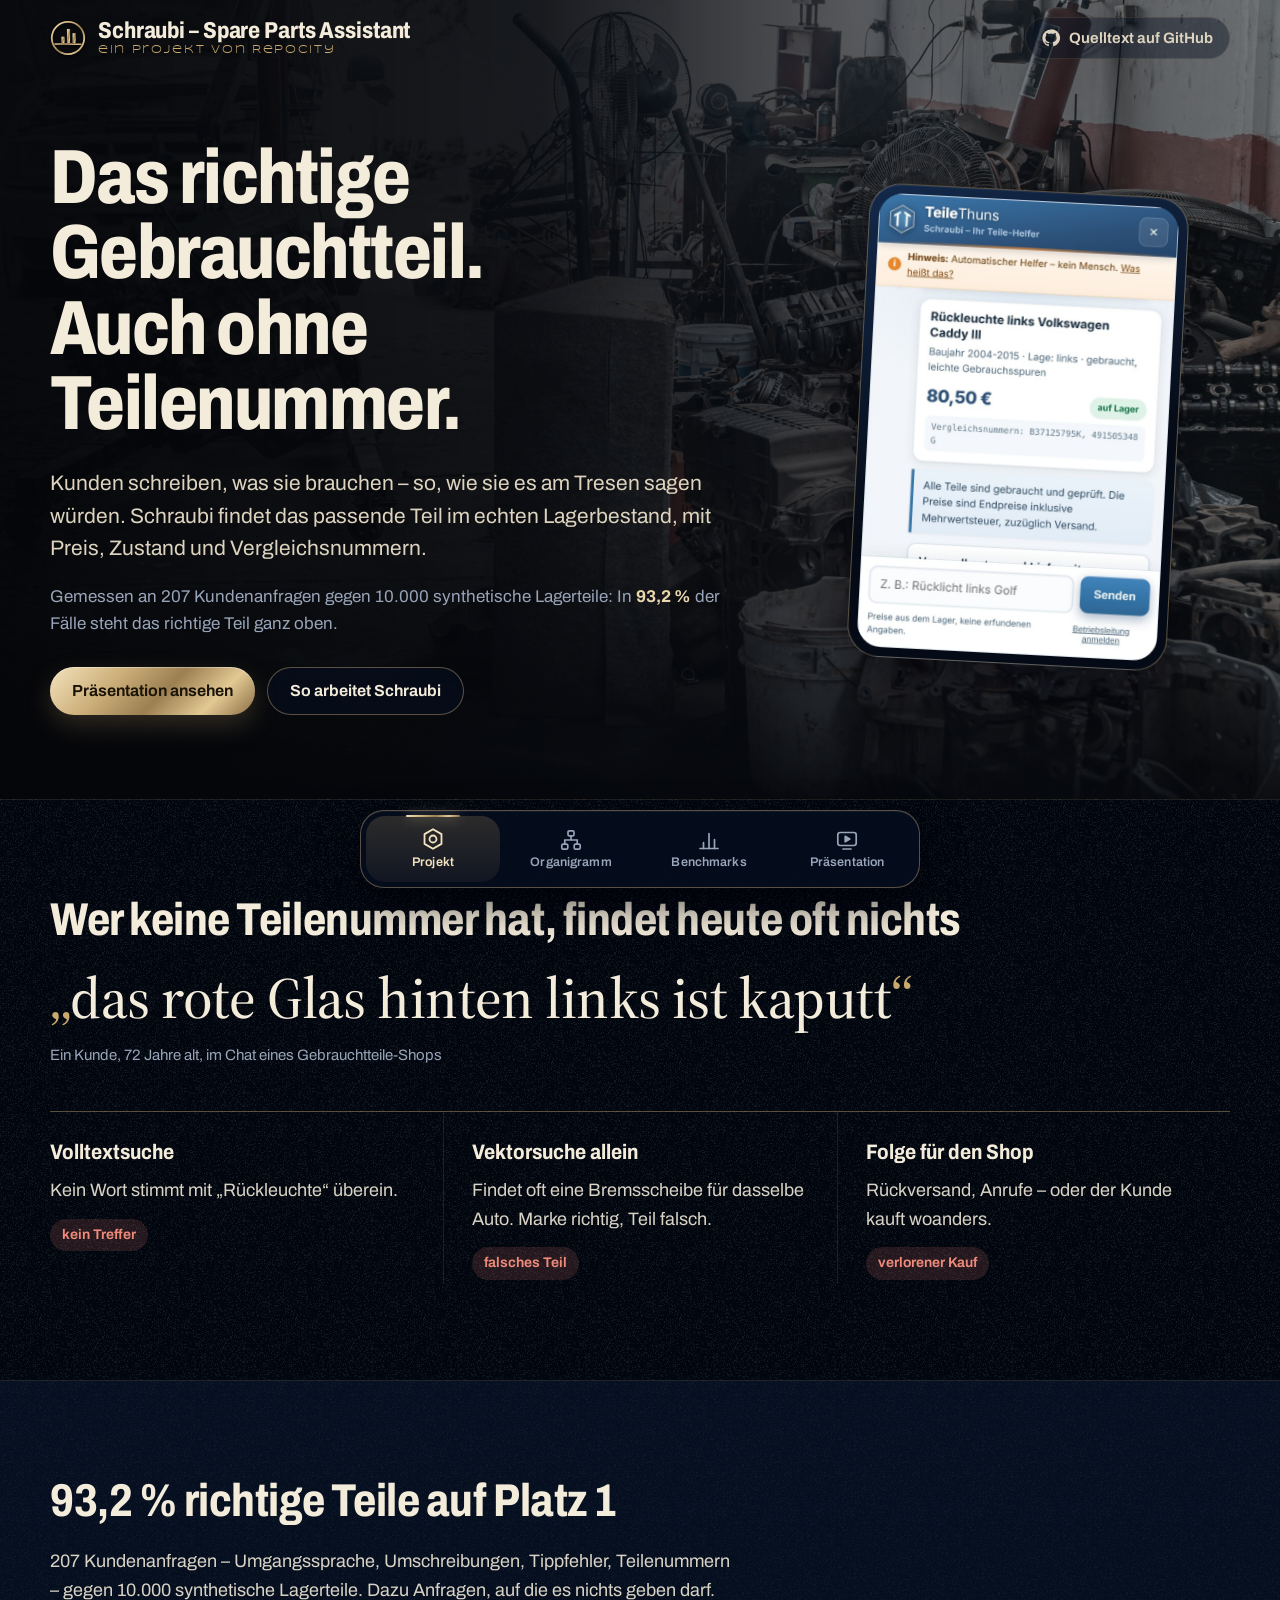
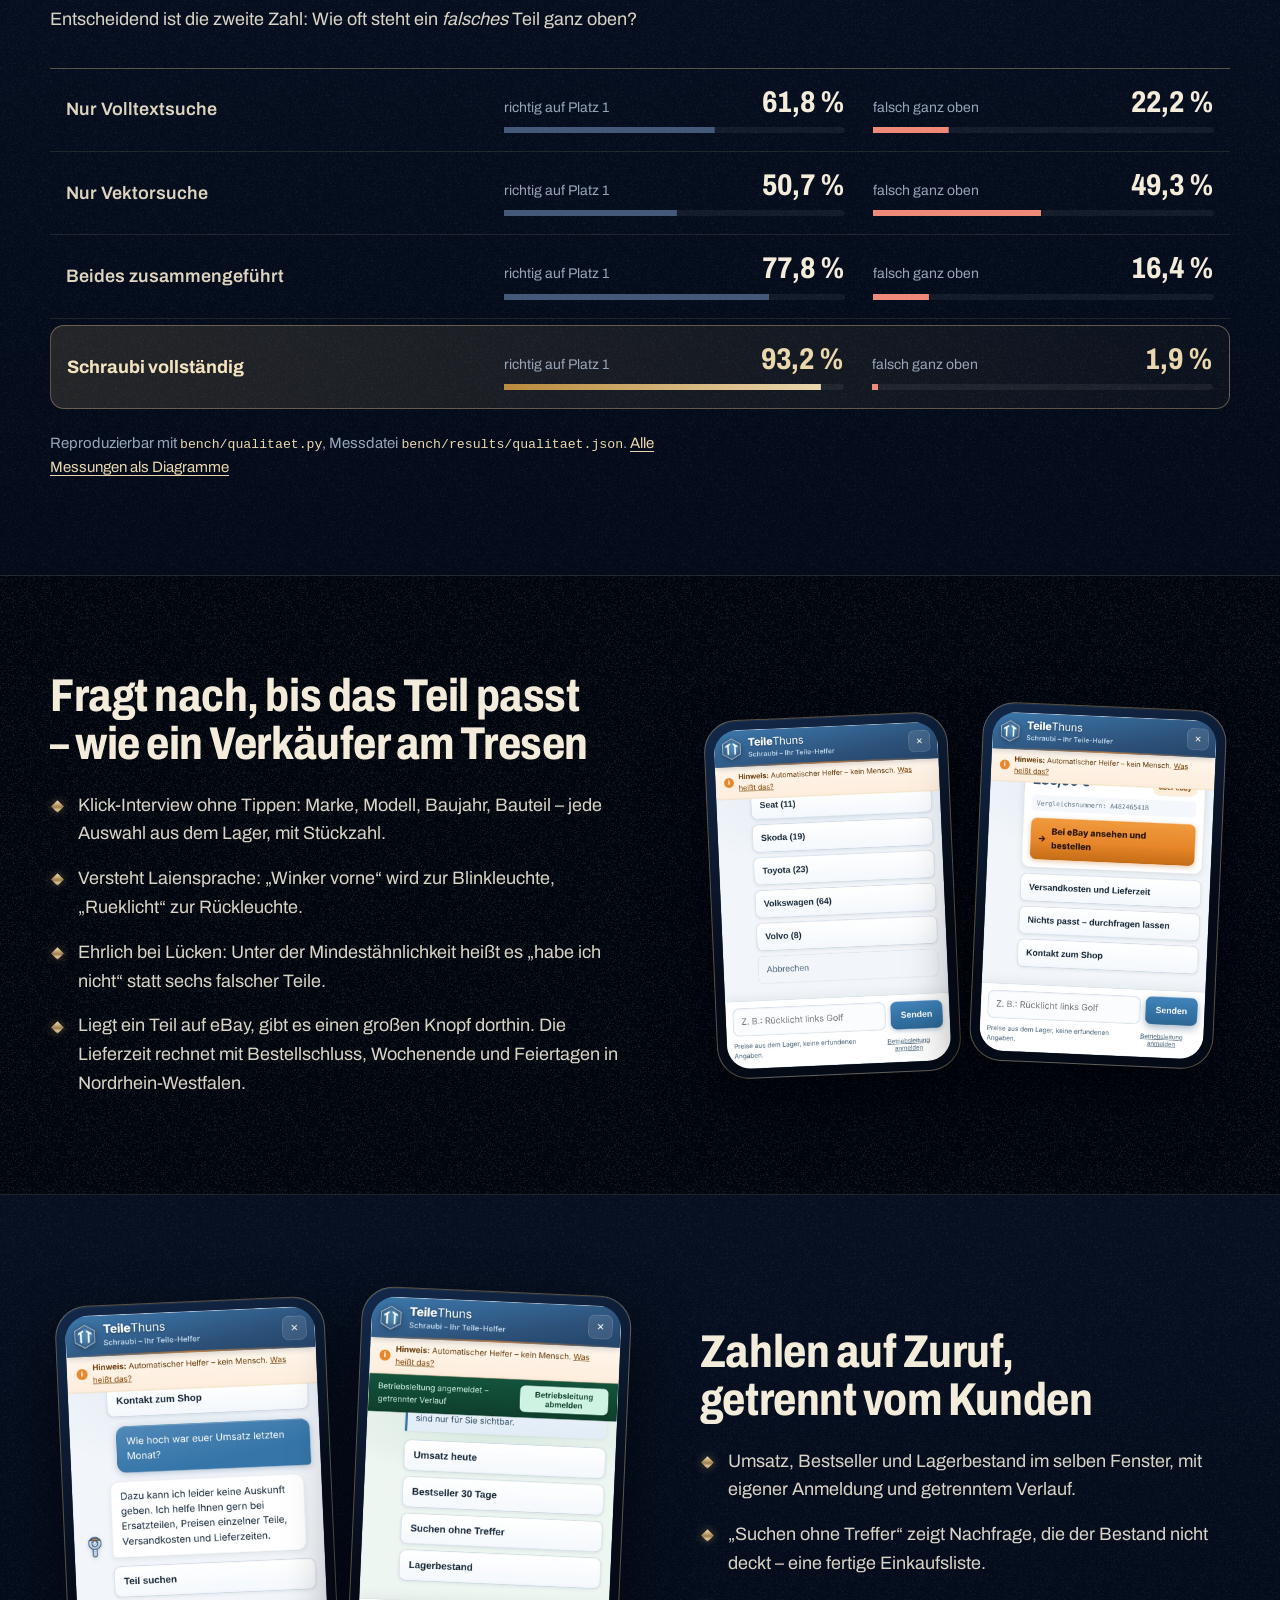
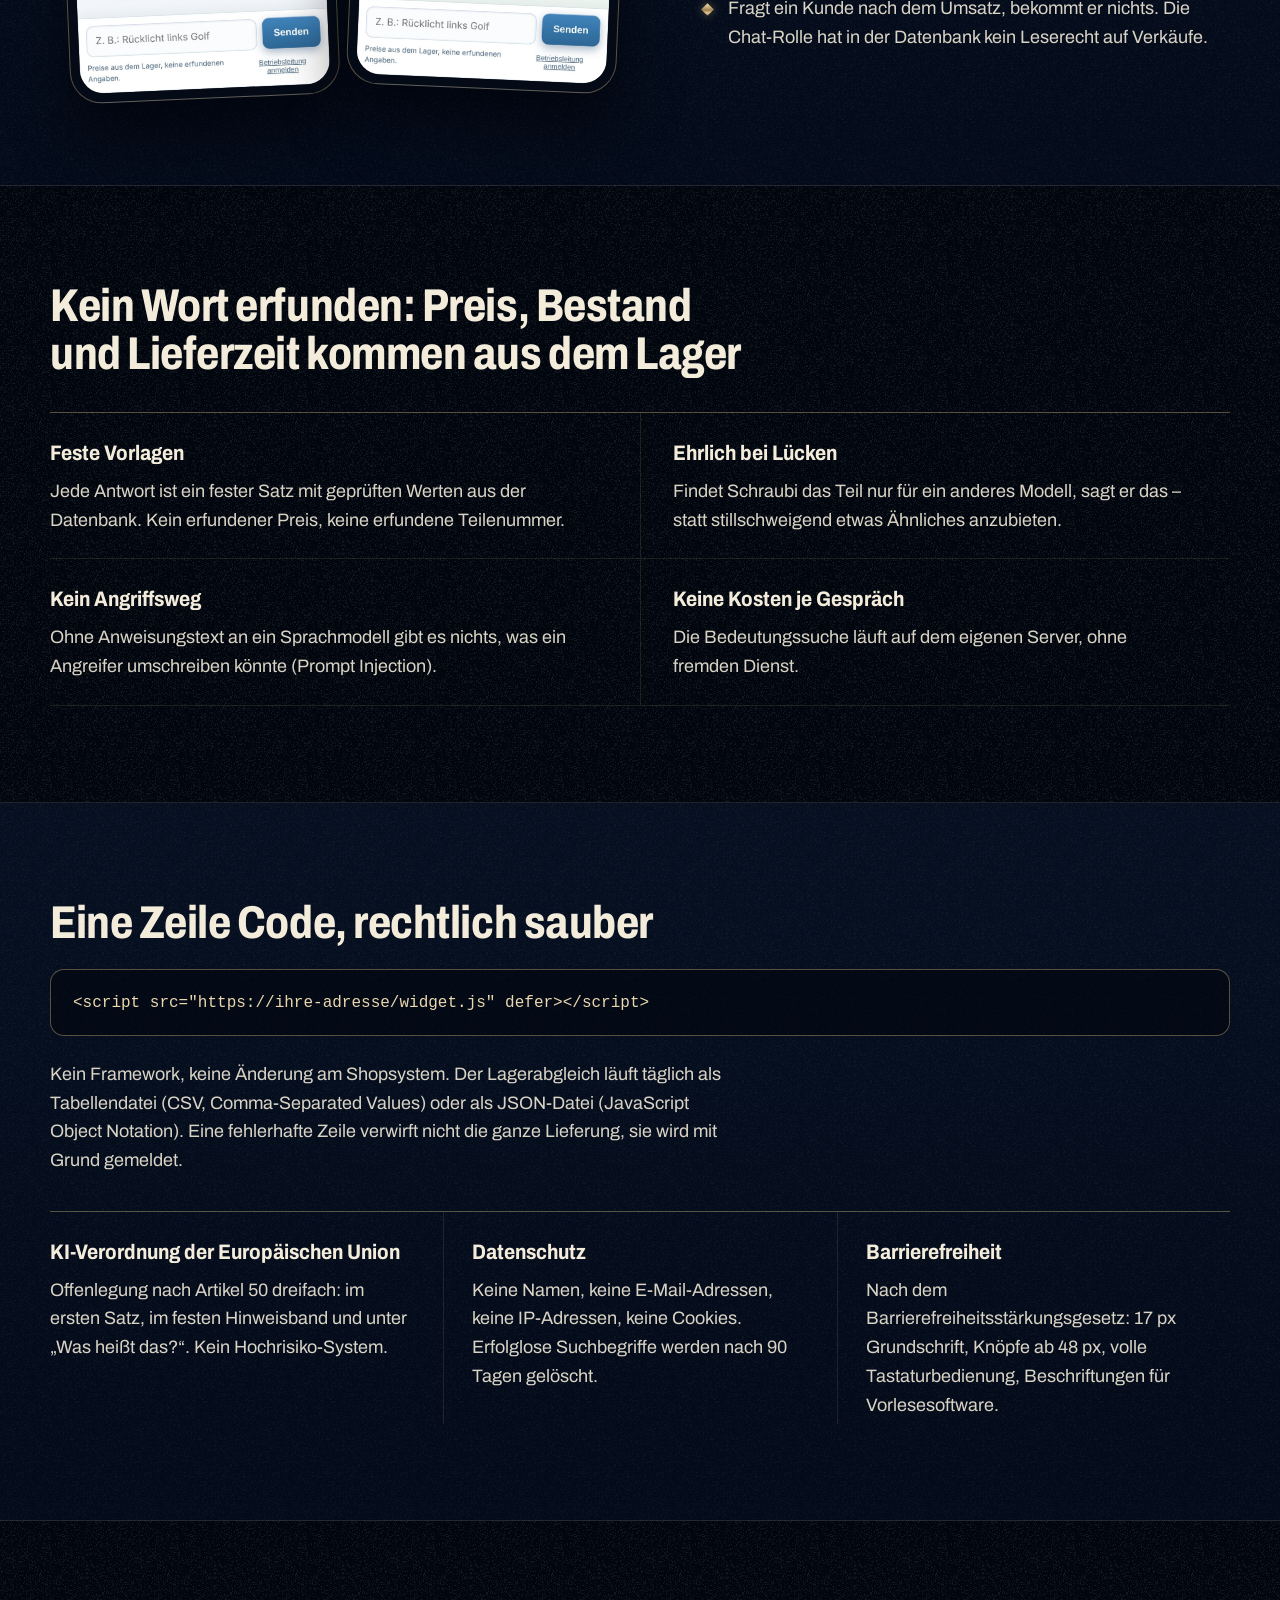
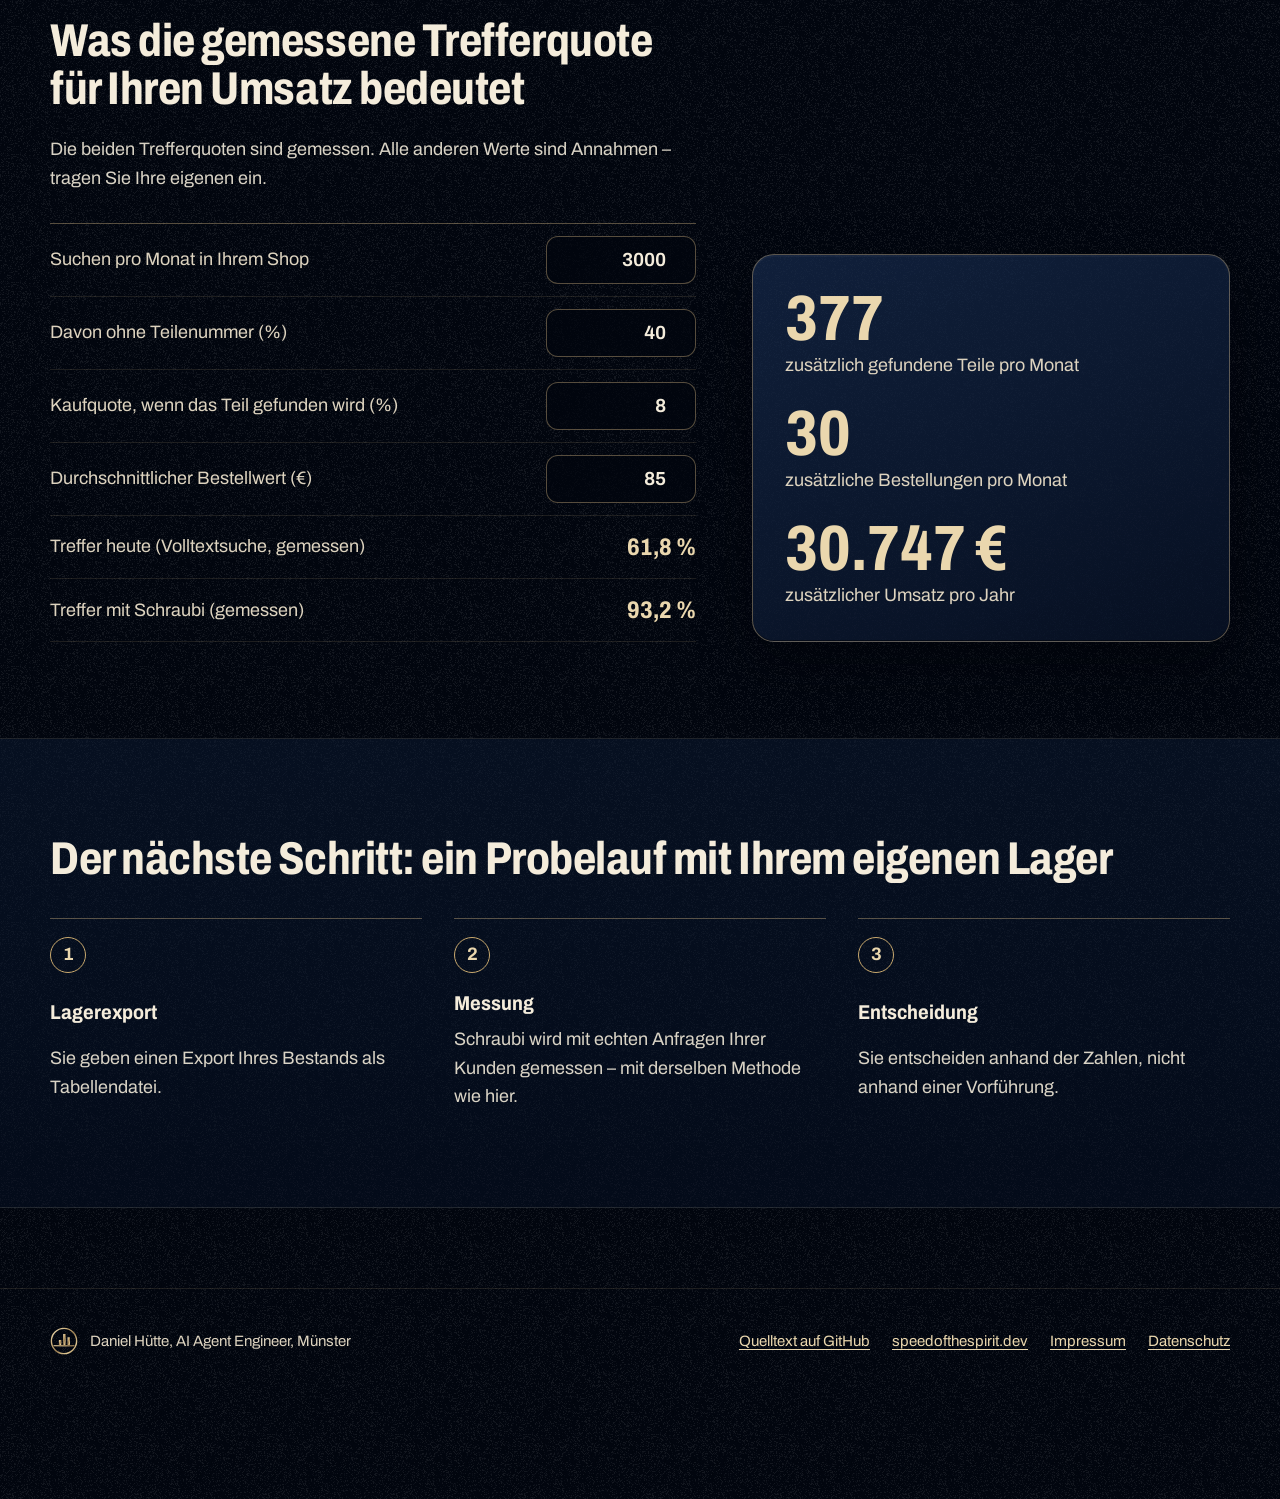
<file: web/index.html>
<!doctype html>
<html lang="de">
<head>
<meta charset="utf-8">
<meta name="viewport" content="width=device-width, initial-scale=1, viewport-fit=cover">
<title>Schraubi – Spare Parts Assistant für Gebrauchtteile-Shops</title>
<meta name="description" content="Schraubi führt Kunden ohne Teilenummer zum richtigen Gebrauchtteil. Gemessen: 93,2 % richtige Teile auf Platz 1 bei 207 Anfragen gegen 10.000 synthetische Lagerteile.">
<meta name="theme-color" content="#02060f">
<link rel="canonical" href="https://schraubi.speedofthespirit.dev/">
<meta property="og:type" content="website">
<meta property="og:url" content="https://schraubi.speedofthespirit.dev/">
<meta property="og:title" content="Schraubi – Spare Parts Assistant: das richtige Gebrauchtteil, auch ohne Teilenummer">
<meta property="og:description" content="Teile-Helfer für Gebrauchtteile-Shops. 93,2 % richtige Teile auf Platz 1, gemessen gegen 10.000 synthetische Lagerteile.">
<meta property="og:image" content="https://schraubi.speedofthespirit.dev/assets/img/vorschau.jpg">
<meta name="twitter:card" content="summary_large_image">
<link rel="icon" href="favicon.svg" type="image/svg+xml">
<link rel="preload" href="assets/fonts/archivo.woff2" as="font" type="font/woff2" crossorigin>
<link rel="stylesheet" href="app/stil.css">
<script src="app/frueh.js"></script>
<script type="module" src="app/start.js"></script>
</head>
<body>
<a class="sprung" href="#inhalt">Zum Inhalt springen</a>

<svg class="vorrat" aria-hidden="true" focusable="false">
  <defs>
    <linearGradient id="gold-metall" x1="0" y1="0" x2="1" y2="1">
      <stop offset="0" stop-color="#f3e3bf"/><stop offset="0.32" stop-color="#cdb07a"/><stop offset="0.55" stop-color="#9c7f52"/><stop offset="0.78" stop-color="#e2c993"/><stop offset="1" stop-color="#8a6c43"/>
    </linearGradient>
    <symbol id="zeichen-repocity" viewBox="0 0 100 100">
      <g fill="url(#gold-metall)">
        <path fill-rule="evenodd" d="M50 2.5a47.5 47.5 0 1 1 0 95a47.5 47.5 0 1 1 0-95zm0 5a42.5 42.5 0 1 0 0 85a42.5 42.5 0 1 0 0-85z"/>
        <rect x="31.8" y="46.3" width="8.8" height="18"/><rect x="47.1" y="24.9" width="8.8" height="39.4"/><rect x="62.6" y="36.6" width="8.8" height="27.7"/><rect x="12.4" y="64.9" width="75.2" height="4.4"/>
      </g>
    </symbol>
    <symbol id="i-github" viewBox="0 0 24 24"><path fill="currentColor" d="M12 .5a11.5 11.5 0 0 0-3.64 22.41c.58.1.79-.25.79-.56v-2c-3.2.7-3.88-1.37-3.88-1.37-.52-1.33-1.28-1.69-1.28-1.69-1.05-.71.08-.7.08-.7 1.16.08 1.77 1.19 1.77 1.19 1.03 1.77 2.7 1.26 3.36.96.1-.75.4-1.26.73-1.55-2.56-.29-5.25-1.28-5.25-5.69 0-1.26.45-2.29 1.19-3.1-.12-.29-.52-1.46.11-3.05 0 0 .97-.31 3.17 1.18a11 11 0 0 1 5.77 0c2.2-1.49 3.17-1.18 3.17-1.18.63 1.59.23 2.76.11 3.05.74.81 1.19 1.84 1.19 3.1 0 4.42-2.7 5.39-5.27 5.68.41.36.78 1.06.78 2.14v3.17c0 .31.21.67.8.56A11.5 11.5 0 0 0 12 .5z"/></symbol>
    <symbol id="i-projekt" viewBox="0 0 24 24"><g fill="none" stroke="currentColor" stroke-width="1.7" stroke-linejoin="round"><path d="M12 2.8 20 7.4v9.2l-8 4.6-8-4.6V7.4z"/><circle cx="12" cy="12" r="3.3"/></g></symbol>
    <symbol id="i-organigramm" viewBox="0 0 24 24"><g fill="none" stroke="currentColor" stroke-width="1.7" stroke-linecap="round"><rect x="9" y="2.8" width="6" height="5" rx="1.4"/><rect x="2.8" y="16.2" width="6" height="5" rx="1.4"/><rect x="15.2" y="16.2" width="6" height="5" rx="1.4"/><path d="M12 7.8v4.2M5.8 16.2V12h12.4v4.2"/></g></symbol>
    <symbol id="i-benchmarks" viewBox="0 0 24 24"><g fill="none" stroke="currentColor" stroke-width="1.7" stroke-linecap="round"><path d="M3 20.5h18"/><path d="M6.5 20.5v-6M12 20.5V5.5M17.5 20.5v-9"/></g></symbol>
    <symbol id="i-praesentation" viewBox="0 0 24 24"><g fill="none" stroke="currentColor" stroke-width="1.7" stroke-linejoin="round"><rect x="2.8" y="4.5" width="18.4" height="13" rx="2.4"/><path d="m10.2 8.3 4.6 2.7-4.6 2.7z" fill="currentColor"/><path d="M8 21h8" stroke-linecap="round"/></g></symbol>
    <symbol id="i-play" viewBox="0 0 24 24"><path fill="currentColor" d="M8 5.2v13.6a.8.8 0 0 0 1.2.7l10.6-6.8a.8.8 0 0 0 0-1.4L9.2 4.5A.8.8 0 0 0 8 5.2z"/></symbol>
    <symbol id="i-pause" viewBox="0 0 24 24"><path fill="currentColor" d="M7 4.5h3.4v15H7zM13.6 4.5H17v15h-3.4z"/></symbol>
    <symbol id="i-zurueck" viewBox="0 0 24 24"><path fill="none" stroke="currentColor" stroke-width="2" stroke-linecap="round" stroke-linejoin="round" d="m14.5 6-6 6 6 6"/></symbol>
    <symbol id="i-vor" viewBox="0 0 24 24"><path fill="none" stroke="currentColor" stroke-width="2" stroke-linecap="round" stroke-linejoin="round" d="m9.5 6 6 6-6 6"/></symbol>
    <symbol id="i-schloss" viewBox="0 0 24 24"><g fill="none" stroke="currentColor" stroke-width="1.8" stroke-linecap="round"><rect x="5" y="10.5" width="14" height="10" rx="2"/><path d="M8.5 10.5V7.8a3.5 3.5 0 0 1 7 0v2.7"/></g></symbol>
    <symbol id="i-db" viewBox="0 0 24 24"><g fill="none" stroke="currentColor" stroke-width="1.7"><ellipse cx="12" cy="6" rx="7" ry="2.8"/><path d="M5 6v12c0 1.5 3.1 2.8 7 2.8s7-1.3 7-2.8V6M5 12c0 1.5 3.1 2.8 7 2.8s7-1.3 7-2.8"/></g></symbol>
  </defs>
</svg>

<header class="kopf">
  <div class="rahmen kopf__innen">
    <a class="marke" href="#projekt" data-reiter-link="projekt">
      <svg class="marke__zeichen" width="36" height="36" aria-hidden="true"><use href="#zeichen-repocity"/></svg>
      <span class="marke__text"><span class="marke__name">Schraubi – Spare Parts Assistant</span><span class="marke__dach">ein Projekt von RepoCity</span></span>
    </a>
    <a class="knopf knopf--leise kopf__github" href="https://github.com/DanielHuette/autoteile-chatbot-schraubi">
      <svg width="18" height="18" aria-hidden="true"><use href="#i-github"/></svg><span>Quelltext<span class="nur-breit"> auf GitHub</span></span>
    </a>
  </div>
</header>

<main id="inhalt">

<!-- ========== Reiter 1: Projekt ========== -->
<section class="reiterflaeche" id="projekt" role="tabpanel" aria-labelledby="reiter-projekt" tabindex="-1">

  <div class="buehne">
    <div class="buehne__foto" aria-hidden="true"></div>
    <div class="rahmen buehne__innen">
      <div class="buehne__text">
        <h1 class="buehne__titel">Das richtige Gebrauchtteil. Auch ohne Teilenummer.</h1>
        <p class="buehne__lead">Kunden schreiben, was sie brauchen – so, wie sie es am Tresen sagen würden. Schraubi findet das passende Teil im echten Lagerbestand, mit Preis, Zustand und Vergleichsnummern.</p>
        <p class="buehne__beleg">Gemessen an <span data-wert="q:anfragen" data-format="zahl">207</span> Kundenanfragen gegen <span data-wert="q:bestand" data-format="zahl">10.000</span> synthetische Lagerteile: In <strong><span data-wert="q:ergebnis.D_voll.top1_prozent" data-format="prozent">93,2 %</span></strong> der Fälle steht das richtige Teil ganz oben.</p>
        <div class="knopfreihe">
          <a class="knopf knopf--gold" href="#praesentation" data-reiter-link="praesentation">Präsentation ansehen</a>
          <a class="knopf knopf--rand" href="#organigramm" data-reiter-link="organigramm">So arbeitet Schraubi</a>
        </div>
      </div>
      <figure class="telefon buehne__telefon">
        <img src="assets/img/h-vage-suche.jpg" alt="Schraubi zeigt eine Rückleuchte mit Preis, Zustand und Lagerstand" width="700" height="1060" fetchpriority="high">
      </figure>
    </div>
  </div>

  <section class="abschnitt" aria-labelledby="t-problem">
    <div class="rahmen">
      <h2 id="t-problem">Wer keine Teilenummer hat, findet heute oft nichts</h2>
      <blockquote class="kundenstimme"><p>das rote Glas hinten links ist kaputt</p><footer>Ein Kunde, 72 Jahre alt, im Chat eines Gebrauchtteile-Shops</footer></blockquote>
      <dl class="dreiklang">
        <div><dt>Volltextsuche</dt><dd>Kein Wort stimmt mit „Rückleuchte“ überein.</dd><dd class="marke-fehler">kein Treffer</dd></div>
        <div><dt>Vektorsuche allein</dt><dd>Findet oft eine Bremsscheibe für dasselbe Auto. Marke richtig, Teil falsch.</dd><dd class="marke-fehler">falsches Teil</dd></div>
        <div><dt>Folge für den Shop</dt><dd>Rückversand, Anrufe – oder der Kunde kauft woanders.</dd><dd class="marke-fehler">verlorener Kauf</dd></div>
      </dl>
    </div>
  </section>

  <section class="abschnitt abschnitt--flaeche" id="messung" aria-labelledby="t-messung">
    <div class="rahmen">
      <h2 id="t-messung"><span data-wert="q:ergebnis.D_voll.top1_prozent" data-format="prozent">93,2 %</span> richtige Teile auf Platz 1</h2>
      <p class="einleitung"><span data-wert="q:anfragen" data-format="zahl">207</span> Kundenanfragen – Umgangssprache, Umschreibungen, Tippfehler, Teilenummern – gegen <span data-wert="q:bestand" data-format="zahl">10.000</span> synthetische Lagerteile. Dazu Anfragen, auf die es nichts geben darf. Entscheidend ist die zweite Zahl: Wie oft steht ein <em>falsches</em> Teil ganz oben?</p>
      <ol class="vergleich" aria-label="Messung je Suchverfahren">
        <li class="vergleich__zeile">
          <span class="vergleich__name">Nur Volltextsuche</span>
          <span class="vergleich__wert"><span class="vergleich__was">richtig auf Platz 1</span><b data-wert="q:ergebnis.A_volltext.top1_prozent" data-format="prozent">61,8 %</b></span>
          <span class="vergleich__wert vergleich__wert--falsch"><span class="vergleich__was">falsch ganz oben</span><b data-wert="q:ergebnis.A_volltext.falsch_top1_prozent" data-format="prozent">22,2 %</b></span>
        </li>
        <li class="vergleich__zeile">
          <span class="vergleich__name">Nur Vektorsuche</span>
          <span class="vergleich__wert"><span class="vergleich__was">richtig auf Platz 1</span><b data-wert="q:ergebnis.B_vektor.top1_prozent" data-format="prozent">50,7 %</b></span>
          <span class="vergleich__wert vergleich__wert--falsch"><span class="vergleich__was">falsch ganz oben</span><b data-wert="q:ergebnis.B_vektor.falsch_top1_prozent" data-format="prozent">49,3 %</b></span>
        </li>
        <li class="vergleich__zeile">
          <span class="vergleich__name">Beides zusammengeführt</span>
          <span class="vergleich__wert"><span class="vergleich__was">richtig auf Platz 1</span><b data-wert="q:ergebnis.C_hybrid.top1_prozent" data-format="prozent">77,8 %</b></span>
          <span class="vergleich__wert vergleich__wert--falsch"><span class="vergleich__was">falsch ganz oben</span><b data-wert="q:ergebnis.C_hybrid.falsch_top1_prozent" data-format="prozent">16,4 %</b></span>
        </li>
        <li class="vergleich__zeile vergleich__zeile--bestes">
          <span class="vergleich__name">Schraubi vollständig</span>
          <span class="vergleich__wert"><span class="vergleich__was">richtig auf Platz 1</span><b data-wert="q:ergebnis.D_voll.top1_prozent" data-format="prozent">93,2 %</b></span>
          <span class="vergleich__wert vergleich__wert--falsch"><span class="vergleich__was">falsch ganz oben</span><b data-wert="q:ergebnis.D_voll.falsch_top1_prozent" data-format="prozent">1,9 %</b></span>
        </li>
      </ol>
      <p class="fussnote">Reproduzierbar mit <code>bench/qualitaet.py</code>, Messdatei <code>bench/results/qualitaet.json</code>. <a href="#benchmarks" data-reiter-link="benchmarks">Alle Messungen als Diagramme</a></p>
    </div>
  </section>

  <section class="abschnitt" id="funktionen" aria-labelledby="t-funktionen">
    <div class="rahmen zweispaltig">
      <div>
        <h2 id="t-funktionen">Fragt nach, bis das Teil passt – wie ein Verkäufer am Tresen</h2>
        <ul class="punkte">
          <li>Klick-Interview ohne Tippen: Marke, Modell, Baujahr, Bauteil – jede Auswahl aus dem Lager, mit Stückzahl.</li>
          <li>Versteht Laiensprache: „Winker vorne“ wird zur Blinkleuchte, „Rueklicht“ zur Rückleuchte.</li>
          <li>Ehrlich bei Lücken: Unter der Mindestähnlichkeit heißt es „habe ich nicht“ statt sechs falscher Teile.</li>
          <li>Liegt ein Teil auf eBay, gibt es einen großen Knopf dorthin. Die Lieferzeit rechnet mit Bestellschluss, Wochenende und Feiertagen in Nordrhein-Westfalen.</li>
        </ul>
      </div>
      <div class="telefonpaar">
        <figure class="telefon"><img src="assets/img/b-interview-marke.jpg" alt="Auswahl der Marke mit Stückzahl aus dem Lager" width="700" height="1060" loading="lazy"></figure>
        <figure class="telefon"><img src="assets/img/i-ebay.jpg" alt="Großer Knopf zum eBay-Angebot" width="700" height="1060" loading="lazy"></figure>
      </div>
    </div>
  </section>

  <section class="abschnitt abschnitt--flaeche" id="betreiber" aria-labelledby="t-betreiber">
    <div class="rahmen zweispaltig zweispaltig--umgekehrt">
      <div>
        <h2 id="t-betreiber">Zahlen auf Zuruf, getrennt vom Kunden</h2>
        <ul class="punkte">
          <li>Umsatz, Bestseller und Lagerbestand im selben Fenster, mit eigener Anmeldung und getrenntem Verlauf.</li>
          <li>„Suchen ohne Treffer“ zeigt Nachfrage, die der Bestand nicht deckt – eine fertige Einkaufsliste.</li>
          <li>Fragt ein Kunde nach dem Umsatz, bekommt er nichts. Die Chat-Rolle hat in der Datenbank kein Leserecht auf Verkäufe.</li>
        </ul>
      </div>
      <div class="telefonpaar">
        <figure class="telefon"><img src="assets/img/j-kunde-blockiert.jpg" alt="Ein Kunde fragt nach dem Umsatz und erhält keine Auskunft" width="700" height="1060" loading="lazy"></figure>
        <figure class="telefon"><img src="assets/img/n-nachfrageluecken.jpg" alt="Betriebsleitung mit Umsatz, Bestsellern und Suchen ohne Treffer" width="700" height="1060" loading="lazy"></figure>
      </div>
    </div>
  </section>

  <section class="abschnitt" id="vertrauen" aria-labelledby="t-vertrauen">
    <div class="rahmen">
      <h2 id="t-vertrauen">Kein Wort erfunden: Preis, Bestand und Lieferzeit kommen aus dem Lager</h2>
      <dl class="raster-vier">
        <div><dt>Feste Vorlagen</dt><dd>Jede Antwort ist ein fester Satz mit geprüften Werten aus der Datenbank. Kein erfundener Preis, keine erfundene Teilenummer.</dd></div>
        <div><dt>Ehrlich bei Lücken</dt><dd>Findet Schraubi das Teil nur für ein anderes Modell, sagt er das – statt stillschweigend etwas Ähnliches anzubieten.</dd></div>
        <div><dt>Kein Angriffsweg</dt><dd>Ohne Anweisungstext an ein Sprachmodell gibt es nichts, was ein Angreifer umschreiben könnte (Prompt Injection).</dd></div>
        <div><dt>Keine Kosten je Gespräch</dt><dd>Die Bedeutungssuche läuft auf dem eigenen Server, ohne fremden Dienst.</dd></div>
      </dl>
    </div>
  </section>

  <section class="abschnitt abschnitt--flaeche" id="einbau" aria-labelledby="t-einbau">
    <div class="rahmen">
      <h2 id="t-einbau">Eine Zeile Code, rechtlich sauber</h2>
      <pre class="codezeile"><code>&lt;script src="https://ihre-adresse/widget.js" defer&gt;&lt;/script&gt;</code></pre>
      <p class="einleitung">Kein Framework, keine Änderung am Shopsystem. Der Lagerabgleich läuft täglich als Tabellendatei (CSV, Comma-Separated Values) oder als JSON-Datei (JavaScript Object Notation). Eine fehlerhafte Zeile verwirft nicht die ganze Lieferung, sie wird mit Grund gemeldet.</p>
      <dl class="dreiklang dreiklang--hell">
        <div><dt>KI-Verordnung der Europäischen Union</dt><dd>Offenlegung nach Artikel 50 dreifach: im ersten Satz, im festen Hinweisband und unter „Was heißt das?“. Kein Hochrisiko-System.</dd></div>
        <div><dt>Datenschutz</dt><dd>Keine Namen, keine E-Mail-Adressen, keine IP-Adressen, keine Cookies. Erfolglose Suchbegriffe werden nach 90 Tagen gelöscht.</dd></div>
        <div><dt>Barrierefreiheit</dt><dd>Nach dem Barrierefreiheitsstärkungsgesetz: 17 px Grundschrift, Knöpfe ab 48 px, volle Tastaturbedienung, Beschriftungen für Vorlesesoftware.</dd></div>
      </dl>
    </div>
  </section>

  <section class="abschnitt" id="rechenbeispiel" aria-labelledby="t-rechnen">
    <div class="rahmen rechner">
      <div>
        <h2 id="t-rechnen">Was die gemessene Trefferquote für Ihren Umsatz bedeutet</h2>
        <p class="einleitung">Die beiden Trefferquoten sind gemessen. Alle anderen Werte sind Annahmen – tragen Sie Ihre eigenen ein.</p>
        <form class="rechner__eingaben" id="rechner" novalidate>
          <label>Suchen pro Monat in Ihrem Shop <input id="r-suchen" type="number" inputmode="numeric" min="0" step="100" value="3000"></label>
          <label>Davon ohne Teilenummer (%) <input id="r-anteil" type="number" inputmode="numeric" min="0" max="100" step="5" value="40"></label>
          <label>Kaufquote, wenn das Teil gefunden wird (%) <input id="r-kauf" type="number" inputmode="numeric" min="0" max="100" step="1" value="8"></label>
          <label>Durchschnittlicher Bestellwert (€) <input id="r-wert" type="number" inputmode="numeric" min="0" step="5" value="85"></label>
          <p class="rechner__fest"><span>Treffer heute (Volltextsuche, gemessen)</span><b data-wert="q:ergebnis.A_volltext.top1_prozent" data-format="prozent">61,8 %</b></p>
          <p class="rechner__fest"><span>Treffer mit Schraubi (gemessen)</span><b data-wert="q:ergebnis.D_voll.top1_prozent" data-format="prozent">93,2 %</b></p>
        </form>
      </div>
      <output class="rechner__ergebnis" for="r-suchen r-anteil r-kauf r-wert" aria-live="polite">
        <span><b id="r-gefunden">377</b> zusätzlich gefundene Teile pro Monat</span>
        <span><b id="r-bestellungen">30</b> zusätzliche Bestellungen pro Monat</span>
        <span><b id="r-umsatz">30.747 €</b> zusätzlicher Umsatz pro Jahr</span>
      </output>
    </div>
  </section>

  <section class="abschnitt abschnitt--flaeche" id="probelauf" aria-labelledby="t-probelauf">
    <div class="rahmen">
      <h2 id="t-probelauf">Der nächste Schritt: ein Probelauf mit Ihrem eigenen Lager</h2>
      <ol class="schritte">
        <li><b>Lagerexport</b><span>Sie geben einen Export Ihres Bestands als Tabellendatei.</span></li>
        <li><b>Messung</b><span>Schraubi wird mit echten Anfragen Ihrer Kunden gemessen – mit derselben Methode wie hier.</span></li>
        <li><b>Entscheidung</b><span>Sie entscheiden anhand der Zahlen, nicht anhand einer Vorführung.</span></li>
      </ol>
    </div>
  </section>
</section>

<!-- ========== Reiter 2: Organigramm ========== -->
<section class="reiterflaeche" id="organigramm" role="tabpanel" aria-labelledby="reiter-organigramm" tabindex="-1">
  <div class="rahmen plan" data-plan>
    <div class="plan__strecke">
      <div class="seitenkopf">
        <h1>So arbeitet Schraubi</h1>
    <p class="einleitung">Drei Wege führen durch ein System: die Anfrage des Kunden, der tägliche Lagerabgleich und der getrennte Zugang des Betreibers. Alle drei treffen sich in einer einzigen PostgreSQL-Datenbank. Bei jeder Station steht, welche Fähigkeit dort angewandt wird.</p>
      </div>
      <div class="plan__weg" data-weg="kunde">
        <h2 class="plan__wegname">Anfrage des Kunden</h2>
        <ol class="plan__stationen">
          <li class="station" data-station data-nutzt="">
            <button type="button" class="station__kopf" aria-expanded="false"><span class="station__punkt" aria-hidden="true"></span><span class="station__name">Chat-Fenster im Shop</span><span class="station__kurz">Kunde beschreibt den Schaden</span></button>
            <div class="station__mehr">
              <p class="station__was">Eine einzige JavaScript-Datei, mit einer Zeile in jeden Shop eingebaut. Der Kunde schreibt frei oder klickt sich durch Marke, Modell, Baujahr und Bauteil.</p>
              <p class="station__beispiel">„das rote Glas hinten links ist kaputt“</p>
              <ul class="faehigkeiten"><li>JavaScript ohne Abhängigkeiten</li><li>Barrierefreiheit nach dem Barrierefreiheitsstärkungsgesetz</li><li>Offenlegung nach Artikel 50 der KI-Verordnung</li></ul>
            </div>
          </li>
          <li class="station" data-station data-nutzt="sales-gesperrt">
            <button type="button" class="station__kopf" aria-expanded="false"><span class="station__punkt" aria-hidden="true"></span><span class="station__name">Schutzregeln</span><span class="station__kurz">Betriebszahlen bleiben gesperrt</span></button>
            <div class="station__mehr">
              <p class="station__was">Prüft zuerst, ob nach Betriebszahlen wie Umsatz oder Marge gefragt wird. Kunden bekommen darauf keine Auskunft – und selbst ein Programmierfehler käme nicht an die Verkäufe, weil die Chat-Rolle in der Datenbank kein Leserecht darauf hat.</p>
              <p class="station__beispiel">Keine Frage nach Betriebszahlen. Die Anfrage geht weiter.</p>
              <ul class="faehigkeiten"><li>Schutzregeln in der Anwendung</li><li>Rechtetrennung in PostgreSQL (Rollen und Leserechte)</li></ul>
            </div>
          </li>
          <li class="station" data-station data-nutzt="parts">
            <button type="button" class="station__kopf" aria-expanded="false"><span class="station__punkt" aria-hidden="true"></span><span class="station__name">Anfrage verstehen</span><span class="station__kurz">Bauteil, Fahrzeug und Lage erkennen</span></button>
            <div class="station__mehr">
              <p class="station__was">Zieht Tippfehler gerade, übersetzt Umgangssprache in Fachbegriffe und erkennt Bauteil, Marke, Modell und Lage – abgeglichen mit dem tatsächlichen Lagerbestand, nicht mit einer gepflegten Liste.</p>
              <p class="station__beispiel">„rotes Glas hinten links“ wird zu: Bauteil Rückleuchte, Lage links.</p>
              <ul class="faehigkeiten"><li>Tippfehlerkorrektur</li><li>Wortschatz für Umgangssprache</li><li>Erkennung aus dem echten Bestand</li></ul>
            </div>
          </li>
          <li class="station" data-station data-nutzt="parts hnsw">
            <button type="button" class="station__kopf" aria-expanded="false"><span class="station__punkt" aria-hidden="true"></span><span class="station__name">Doppelte Suche</span><span class="station__kurz">Nach Bedeutung und nach Wörtern</span></button>
            <div class="station__mehr">
              <p class="station__was">Sucht nach Bedeutung und nach Wörtern zugleich und führt beide Ranglisten zu einer zusammen. Unter der Mindestähnlichkeit gilt: lieber „habe ich nicht“ als ein falsches Teil.</p>
              <p class="station__beispiel">Rückleuchten links aus dem Lager, nach Passung sortiert.</p>
              <ul class="faehigkeiten"><li>Vektorsuche mit pgvector und HNSW-Index (Hierarchical Navigable Small World)</li><li>Deutsche Volltextsuche</li><li>Trigramm-Suche bei starken Tippfehlern</li><li>Reciprocal Rank Fusion: zwei Ranglisten zu einer</li><li>Mindestähnlichkeit als Schwelle</li></ul>
            </div>
          </li>
          <li class="station" data-station data-nutzt="parts protokoll">
            <button type="button" class="station__kopf" aria-expanded="false"><span class="station__punkt" aria-hidden="true"></span><span class="station__name">Antwort aus festen Vorlagen</span><span class="station__kurz">Nur Werte aus der Datenbank</span></button>
            <div class="station__mehr">
              <p class="station__was">Setzt geprüfte Werte aus der Datenbank in feste Sätze ein: Preis, Zustand, Lagerstand, Lieferzeit. Kein Sprachmodell formuliert frei – so kann nichts erfunden werden.</p>
              <p class="station__beispiel">Die Rückleuchte links mit Preis, Zustand und Lagerstand. Liegt sie auf eBay, ein großer Knopf dorthin.</p>
              <ul class="faehigkeiten"><li>Gesprächsführung ohne frei erzeugten Text</li><li>Lieferzeit mit Bestellschluss und Feiertagen</li><li>Protokoll ohne Personenbezug, Löschung nach 90 Tagen</li></ul>
            </div>
          </li>
        </ol>
      </div>

      <div class="plan__weg" data-weg="lager">
        <h2 class="plan__wegname">Täglicher Lagerabgleich</h2>
        <ol class="plan__stationen">
          <li class="station" data-station data-nutzt="parts">
            <button type="button" class="station__kopf" aria-expanded="false"><span class="station__punkt" aria-hidden="true"></span><span class="station__name">Bestand einlesen</span><span class="station__kurz">Warenwirtschaft liefert die Liste</span></button>
            <div class="station__mehr">
              <p class="station__was">Die Warenwirtschaft des Shops schickt ihren Bestand an die Schnittstelle des Servers, mit deutschen oder englischen Spaltennamen. Eine fehlerhafte Zeile wird mit Zeilennummer und Grund gemeldet, der Rest ist sofort im Bot.</p>
              <p class="station__beispiel">Nur mit Schlüssel erreichbar. Unveränderte Teile bleiben unberührt.</p>
              <ul class="faehigkeiten"><li>Schnittstelle mit FastAPI</li><li>Fehlertoleranter Abgleich Zeile für Zeile</li><li>Zugang nur mit Schlüssel</li></ul>
            </div>
          </li>
          <li class="station" data-station data-nutzt="hnsw">
            <button type="button" class="station__kopf" aria-expanded="false"><span class="station__punkt" aria-hidden="true"></span><span class="station__name">Bedeutung berechnen</span><span class="station__kurz">Ein Vektor je Teil</span></button>
            <div class="station__mehr">
              <p class="station__was">Jedes Teil bekommt einen Bedeutungsvektor mit 384 Zahlen, berechnet von einem mehrsprachigen Satzmodell auf dem eigenen Server. Neu berechnet wird nur, was sich geändert hat.</p>
              <p class="station__beispiel">Keine laufenden Kosten, keine Daten an Dritte.</p>
              <ul class="faehigkeiten"><li>Einbettungen mit fastembed und einem mehrsprachigen Satzmodell</li><li>Austauschbare Anbieter hinter einer Schnittstelle</li><li>Änderungserkennung per Prüfsumme</li></ul>
            </div>
          </li>
        </ol>
      </div>

      <div class="plan__weg" data-weg="betrieb">
        <h2 class="plan__wegname">Zugang des Betreibers</h2>
        <ol class="plan__stationen">
          <li class="station" data-station data-nutzt="">
            <button type="button" class="station__kopf" aria-expanded="false"><span class="station__punkt" aria-hidden="true"></span><span class="station__name">Eigene Anmeldung</span><span class="station__kurz">Passwortfeld statt Chat</span></button>
            <div class="station__mehr">
              <p class="station__was">Der Betreiber meldet sich im selben Fenster an, über ein eigenes Passwortfeld statt über den Chat. Das Passwort erscheint daher weder im Verlauf noch in einem Protokoll.</p>
              <p class="station__beispiel">Die Sitzung gilt 30 Minuten. Nach zu vielen Fehlversuchen ist die Anmeldung 15 Minuten gesperrt.</p>
              <ul class="faehigkeiten"><li>Passwort-Hash mit scrypt</li><li>Signierte Sitzung</li><li>Fehlversuchsbremse</li></ul>
            </div>
          </li>
          <li class="station" data-station data-nutzt="sales protokoll parts">
            <button type="button" class="station__kopf" aria-expanded="false"><span class="station__punkt" aria-hidden="true"></span><span class="station__name">Kennzahlen auf Zuruf</span><span class="station__kurz">Umsatz, Bestseller, Lücken</span></button>
            <div class="station__mehr">
              <p class="station__was">Fragen wie „Umsatz heute“ oder „Welche Suchen hatten keine Treffer?“ wählen eine feste, geprüfte Abfrage. Es gibt keinen Weg von freiem Text zu frei erzeugten Datenbankbefehlen (SQL, Structured Query Language).</p>
              <p class="station__beispiel">„Suchen ohne Treffer“ wird zur nächsten Einkaufsliste.</p>
              <ul class="faehigkeiten"><li>Feste SQL-Abfragen</li><li>Auswertung von Umsatz, Bestsellern und Lagerbestand</li></ul>
            </div>
          </li>
        </ol>
      </div>
    </div>

    <aside class="plan__tafel" aria-label="Ausgewählte Station">
      <div class="tafel">
        <div class="tafel__kopf">
          <span class="tafel__zaehler" data-tafel-zaehler>Station 1 von 9</span>
          <div class="tafel__steuerung">
            <button type="button" class="rund" data-plan-zurueck aria-label="Vorherige Station"><svg width="18" height="18" aria-hidden="true"><use href="#i-zurueck"/></svg></button>
            <button type="button" class="rund" data-plan-spielen aria-label="Ablauf anhalten"><svg width="18" height="18" aria-hidden="true"><use href="#i-pause"/></svg></button>
            <button type="button" class="rund" data-plan-vor aria-label="Nächste Station"><svg width="18" height="18" aria-hidden="true"><use href="#i-vor"/></svg></button>
          </div>
        </div>
        <h3 class="tafel__titel" data-tafel-titel>Chat-Fenster im Shop</h3>
        <div class="tafel__inhalt" data-tafel-inhalt aria-live="polite"></div>
        <div class="datenbank" aria-label="Eine PostgreSQL-Datenbank">
          <p class="datenbank__titel"><svg width="16" height="16" aria-hidden="true"><use href="#i-db"/></svg>Eine Datenbank: PostgreSQL 16</p>
          <ul class="datenbank__teile">
            <li data-speicher="parts"><b>Teilestamm</b><span>Tabelle parts</span></li>
            <li data-speicher="hnsw"><b>Vektorindex</b><span>pgvector, HNSW</span></li>
            <li data-speicher="protokoll"><b>Ereignisprotokoll</b><span>ohne Personenbezug</span></li>
            <li data-speicher="sales"><b>Verkaufsdaten</b><span data-sales-hinweis>Tabelle sales</span><svg class="datenbank__schloss" width="16" height="16" aria-hidden="true"><use href="#i-schloss"/></svg></li>
          </ul>
        </div>
      </div>
    </aside>
  </div>

  <div class="rahmen werkbank">
    <h2>Rund um den Betrieb</h2>
    <p class="einleitung">Was jede Station trägt: dieselben Werkzeuge für Bau, Prüfung und Betrieb.</p>
    <ul class="faehigkeiten faehigkeiten--gross">
      <li>Python 3.12 mit vollständigen Typangaben</li>
      <li>FastAPI für alle Schnittstellen</li>
      <li>PostgreSQL 16 mit pgvector</li>
      <li>Docker und eine Betriebsbeschreibung für Render</li>
      <li>Automatische Tests mit pytest gegen eine echte Datenbank</li>
      <li>GitHub Actions: Stilprüfung, Typprüfung, Tests und Messreihe bei jeder Änderung</li>
      <li>Oberflächentest mit Playwright im echten Browser</li>
      <li>Reproduzierbare Messreihen</li>
    </ul>
  </div>
</section>

<!-- ========== Reiter 3: Benchmarks ========== -->
<section class="reiterflaeche" id="benchmarks" role="tabpanel" aria-labelledby="reiter-benchmarks" tabindex="-1">
  <div class="rahmen seitenkopf">
    <h1>Was gemessen wurde</h1>
    <p class="einleitung">Jede Zahl auf dieser Seite stammt aus einer Messdatei im Repository. Die Diagramme werden direkt aus diesen Dateien gezeichnet. Gemessen wurde mit erfundenen, aber realistisch aufgebauten Lagerdaten.</p>
  </div>

  <section class="rahmen messblock" aria-labelledby="t-m1">
    <h2 id="t-m1">Ein falsches Teil steht kaum noch oben: <span data-wert="q:ergebnis.B_vektor.falsch_top1_prozent" data-format="prozent">49,3 %</span> bei der Vektorsuche allein, <span data-wert="q:ergebnis.D_voll.falsch_top1_prozent" data-format="prozent">1,9 %</span> mit Schraubi</h2>
    <p class="einleitung"><span data-wert="q:anfragen" data-format="zahl">207</span> Kundenanfragen gegen <span data-wert="q:bestand" data-format="zahl">10.000</span> Lagerteile. Geprüft wird das Bauteil: Wer ein Rücklicht sucht, ist mit jedem passenden Rücklicht bedient – aber nie mit einer Bremsscheibe.</p>
    <div class="diagrammpaar">
      <figure class="diagramm" data-diagramm="treffer"><figcaption>Richtiges Teil auf Platz 1 <span class="diagramm__richtung">höher ist besser</span></figcaption><div class="diagramm__flaeche"></div></figure>
      <figure class="diagramm" data-diagramm="falsch"><figcaption>Falsches Teil ganz oben <span class="diagramm__richtung">niedriger ist besser</span></figcaption><div class="diagramm__flaeche"></div></figure>
    </div>
    <details class="tabellenansicht" data-tabelle="verfahren"><summary>Als Tabelle zeigen</summary></details>
    <p class="quelle">Quelle: <a href="https://github.com/DanielHuette/autoteile-chatbot-schraubi/blob/main/bench/results/qualitaet.json">bench/results/qualitaet.json</a>, erzeugt mit <code>bench/qualitaet.py</code></p>
  </section>

  <section class="rahmen messblock" aria-labelledby="t-m2">
    <h2 id="t-m2">Wo die Bedeutungssuche allein nicht reicht</h2>
    <p class="einleitung">Richtiges Teil auf Platz 1, nach Art der Anfrage. Bei Umgangssprache trifft die Vektorsuche allein in <span data-wert="q:ergebnis.B_vektor.gruppen.umgangssprache.top1_prozent" data-format="prozent">20,0 %</span> der Fälle, Schraubi in <span data-wert="q:ergebnis.D_voll.gruppen.umgangssprache.top1_prozent" data-format="prozent">80,0 %</span>. Bei fremden Themen zählt als richtig, dass nichts angezeigt wird.</p>
    <figure class="diagramm diagramm--hantel" data-diagramm="gruppen">
      <figcaption>Richtiges Teil auf Platz 1 je Anfrageart</figcaption>
      <ul class="legende"><li class="legende--blau">Vektorsuche allein</li><li class="legende--gold">Schraubi vollständig</li></ul>
      <div class="diagramm__flaeche"></div>
    </figure>
    <details class="tabellenansicht" data-tabelle="gruppen"><summary>Als Tabelle zeigen</summary></details>
    <p class="quelle">Quelle: <a href="https://github.com/DanielHuette/autoteile-chatbot-schraubi/blob/main/bench/results/qualitaet.json">bench/results/qualitaet.json</a>, Abschnitt „gruppen“</p>
  </section>

  <section class="rahmen messblock" aria-labelledby="t-m3">
    <h2 id="t-m3">Der Index hält die Suche schnell, ohne Treffer zu verlieren</h2>
    <p class="einleitung">Bei <span data-wert="l:ergebnis.10000.teile" data-format="zahl">10.000</span> Teilen dauert eine Suche mit Index <span data-wert="l:ergebnis.10000.hnsw.median_ms" data-format="ms">1,53 ms</span> statt <span data-wert="l:ergebnis.10000.sequenziell.median_ms" data-format="ms">5,68 ms</span> – <span data-wert="l:ergebnis.10000.beschleunigung" data-format="faktor">3,7-mal</span> so schnell. Dabei findet der Index <span data-wert="l:ergebnis.10000.recall_at_k" data-format="anteil">99,4 %</span> der zehn exakt besten Teile.</p>
    <figure class="diagramm" data-diagramm="latenz">
      <figcaption>Dauer einer Suche, Median in Millisekunden <span class="diagramm__richtung">kürzer ist besser</span></figcaption>
      <ul class="legende"><li class="legende--blau">ohne Index</li><li class="legende--gold">mit HNSW-Index</li></ul>
      <div class="diagramm__flaeche"></div>
    </figure>
    <details class="tabellenansicht" data-tabelle="latenz"><summary>Als Tabelle zeigen</summary></details>
    <p class="quelle">Quelle: <a href="https://github.com/DanielHuette/autoteile-chatbot-schraubi/blob/main/bench/results/latenz.json">bench/results/latenz.json</a>, erzeugt mit <code>bench/latenz.py</code>: <span data-wert="l:suchtexte" data-format="zahl">16</span> verschiedene Suchtexte, je <span data-wert="l:wiederholungen" data-format="zahl">30</span> Wiederholungen nach Warmlauf. Ein HNSW-Index ist ein Näherungsverfahren; deshalb wird mitgemessen, wie viele der exakt besten Treffer er findet.</p>
  </section>

  <section class="rahmen messblock messblock--fakten" aria-labelledby="t-m4">
    <h2 id="t-m4">Wie gemessen und geprüft wird</h2>
    <dl class="raster-vier">
      <div><dt>154 automatische Tests</dt><dd>gegen eine echte PostgreSQL-Datenbank mit pgvector, bei jeder Änderung über GitHub Actions. Quelle: README, Abschnitt „Tests“.</dd></div>
      <div><dt>Satzmodell</dt><dd><span data-wert="q:einbettung.modell" data-format="text">sentence-transformers/paraphrase-multilingual-MiniLM-L12-v2</span>, <span data-wert="q:einbettung.dimensionen" data-format="zahl">384</span> Dimensionen, auf dem eigenen Server.</dd></div>
      <div><dt>Prüfkatalog</dt><dd>Handgeschriebene Fälle mit Umgangssprache, Umschreibungen, Schadensbildern, Tippfehlern und Teilenummern, dazu Anfragen aus dem Bestand und Anfragen, auf die es nichts geben darf.</dd></div>
      <div><dt>Grenzen, offen gesagt</dt><dd>Die Lagerdaten sind erzeugt. Mit echten Daten eines Shops wären neue Messungen nötig – genau das ist der Probelauf.</dd></div>
    </dl>
  </section>
</section>

<!-- ========== Reiter 4: Präsentation ========== -->
<section class="reiterflaeche" id="praesentation" role="tabpanel" aria-labelledby="reiter-praesentation" tabindex="-1">
  <div class="rahmen seitenkopf seitenkopf--knapp">
    <h1>Schraubi in einer Minute</h1>
    <p class="einleitung">Ein kurzer Film in sieben Szenen, der von selbst läuft. Anhalten, zurückspulen oder ein Kapitel direkt wählen.</p>
  </div>

  <div class="rahmen film" data-film>
    <div class="film__leinwand" data-film-leinwand aria-roledescription="Film" aria-label="Schraubi in sieben Szenen">

      <article class="szene szene--stimme" data-szene="Ein Kunde schreibt" aria-label="Szene 1: Ein Kunde schreibt">
        <p class="szene__klein">Ein Kunde, 72 Jahre alt, schreibt in den Chat</p>
        <p class="szene__stimme"><span>„das</span> <span>rote</span> <span>Glas</span> <span>hinten</span> <span>links</span> <span>ist</span> <span>kaputt“</span></p>
      </article>

      <article class="szene szene--scheitern" data-szene="Heutige Suchen scheitern" aria-label="Szene 2: Heutige Suchen scheitern">
        <p class="szene__titel">Heutige Suchen lassen ihn allein</p>
        <div class="szene__karten">
          <div class="filmkarte"><span class="filmkarte__was">Wortsuche</span><span class="filmkarte__ergebnis">kein Treffer</span></div>
          <div class="filmkarte"><span class="filmkarte__was">Bedeutungssuche</span><span class="filmkarte__ergebnis filmkarte__ergebnis--durch">Bremsscheibe</span></div>
        </div>
      </article>

      <article class="szene szene--verstehen" data-szene="Schraubi versteht" aria-label="Szene 3: Schraubi versteht">
        <p class="szene__titel">Schraubi versteht, was gemeint ist</p>
        <p class="szene__satz"><span class="wort wort--a">rote</span> <span class="wort wort--a">Glas</span> <span class="wort wort--a">hinten</span> <span class="wort wort--b">links</span></p>
        <p class="szene__marken"><span class="filmmarke filmmarke--a">Bauteil: Rückleuchte</span><span class="filmmarke filmmarke--b">Lage: links</span></p>
      </article>

      <article class="szene szene--suchen" data-szene="Sucht doppelt" aria-label="Szene 4: Sucht doppelt">
        <p class="szene__titel">Sucht doppelt – nach Bedeutung und nach Wörtern</p>
        <svg class="szene__stroeme" viewBox="0 0 600 220" aria-hidden="true">
          <path class="strom strom--a" d="M20 40 C 220 40, 260 110, 420 110"/>
          <path class="strom strom--b" d="M20 180 C 220 180, 260 110, 420 110"/>
          <path class="strom strom--c" d="M420 110 L 580 110"/>
          <text x="20" y="24">Bedeutung</text><text x="20" y="212">Wörter</text><text x="580" y="94" text-anchor="end">eine Rangliste</text>
        </svg>
      </article>

      <article class="szene szene--antwort" data-szene="Antwortet aus dem Lager" aria-label="Szene 5: Antwortet aus dem Lager">
        <div class="szene__spalte">
          <p class="szene__titel">Antwortet nur mit dem, was wirklich im Lager liegt</p>
          <p class="szene__klein">Preis, Zustand und Lagerstand aus der Datenbank. Nichts erfunden.</p>
        </div>
        <figure class="telefon szene__telefon"><img src="assets/img/h-vage-suche.jpg" alt="Ergebnis: Rückleuchte mit Preis, Zustand und Lagerstand" width="700" height="1060" loading="lazy"></figure>
      </article>

      <article class="szene szene--getrennt" data-szene="Kunde und Betreiber getrennt" aria-label="Szene 6: Kunde und Betreiber getrennt">
        <div class="szene__spalte">
          <p class="szene__titel">Der Betreiber sieht seine Zahlen. Der Kunde nicht.</p>
          <p class="szene__klein">Eigene Anmeldung, getrennter Verlauf, gesperrte Verkaufsdaten.</p>
        </div>
        <div class="szene__telefone">
          <figure class="telefon"><img src="assets/img/j-kunde-blockiert.jpg" alt="Kunde fragt nach Umsatz und wird abgewiesen" width="700" height="1060" loading="lazy"></figure>
          <figure class="telefon"><img src="assets/img/n-nachfrageluecken.jpg" alt="Betriebsleitung mit Suchen ohne Treffer" width="700" height="1060" loading="lazy"></figure>
        </div>
      </article>

      <article class="szene szene--werkzeuge" data-szene="Gebaut mit" aria-label="Szene 7: Gebaut mit">
        <p class="szene__titel">Gebaut mit</p>
        <ul class="szene__werkzeuge">
          <li>Vektorsuche mit pgvector</li><li>Deutsche Volltextsuche</li><li>Reciprocal Rank Fusion</li><li>FastAPI</li><li>Rechtetrennung in PostgreSQL</li><li>Docker</li><li>Automatische Tests mit pytest</li><li>Messreihen</li>
        </ul>
        <p class="szene__abspann"><svg width="40" height="40" aria-hidden="true"><use href="#zeichen-repocity"/></svg><span>Schraubi – Spare Parts Assistant, ein Projekt von Daniel Hütte</span></p>
      </article>

      <p class="film__untertitel" data-film-untertitel aria-hidden="true"></p>
    </div>

    <div class="film__steuerung">
      <button type="button" class="rund rund--gross" data-film-spielen aria-label="Film abspielen"><svg width="22" height="22" aria-hidden="true"><use href="#i-play"/></svg></button>
      <ol class="kapitel" data-film-kapitel aria-label="Kapitel"></ol>
    </div>
    <p class="fussnote">Die Zahlen hinter dem Film stehen unter <a href="#benchmarks" data-reiter-link="benchmarks">Benchmarks</a>, ein Rechenbeispiel für Shop-Betreiber unter <a href="#rechenbeispiel">Projekt</a>.</p>
  </div>
</section>

</main>

<footer class="fuss">
  <div class="rahmen fuss__innen">
    <p class="fuss__wer"><svg width="28" height="28" aria-hidden="true"><use href="#zeichen-repocity"/></svg><span>Daniel Hütte, AI Agent Engineer, Münster</span></p>
    <ul class="fuss__links">
      <li><a href="https://github.com/DanielHuette/autoteile-chatbot-schraubi">Quelltext auf GitHub</a></li>
      <li><a href="https://speedofthespirit.dev/de/">speedofthespirit.dev</a></li>
      <li><a href="https://speedofthespirit.dev/impressum/">Impressum</a></li>
      <li><a href="https://speedofthespirit.dev/datenschutz/">Datenschutz</a></li>
    </ul>
  </div>
</footer>

<nav class="dock" aria-label="Bereiche">
  <div class="dock__leiste" role="tablist" aria-label="Bereiche der Projektseite">
    <a class="dock__reiter" id="reiter-projekt" role="tab" href="#projekt" aria-controls="projekt"><svg width="24" height="24" aria-hidden="true"><use href="#i-projekt"/></svg><span>Projekt</span></a>
    <a class="dock__reiter" id="reiter-organigramm" role="tab" href="#organigramm" aria-controls="organigramm"><svg width="24" height="24" aria-hidden="true"><use href="#i-organigramm"/></svg><span>Organigramm</span></a>
    <a class="dock__reiter" id="reiter-benchmarks" role="tab" href="#benchmarks" aria-controls="benchmarks"><svg width="24" height="24" aria-hidden="true"><use href="#i-benchmarks"/></svg><span>Benchmarks</span></a>
    <a class="dock__reiter" id="reiter-praesentation" role="tab" href="#praesentation" aria-controls="praesentation"><svg width="24" height="24" aria-hidden="true"><use href="#i-praesentation"/></svg><span>Präsentation</span></a>
  </div>
</nav>
</body>
</html>
</file>
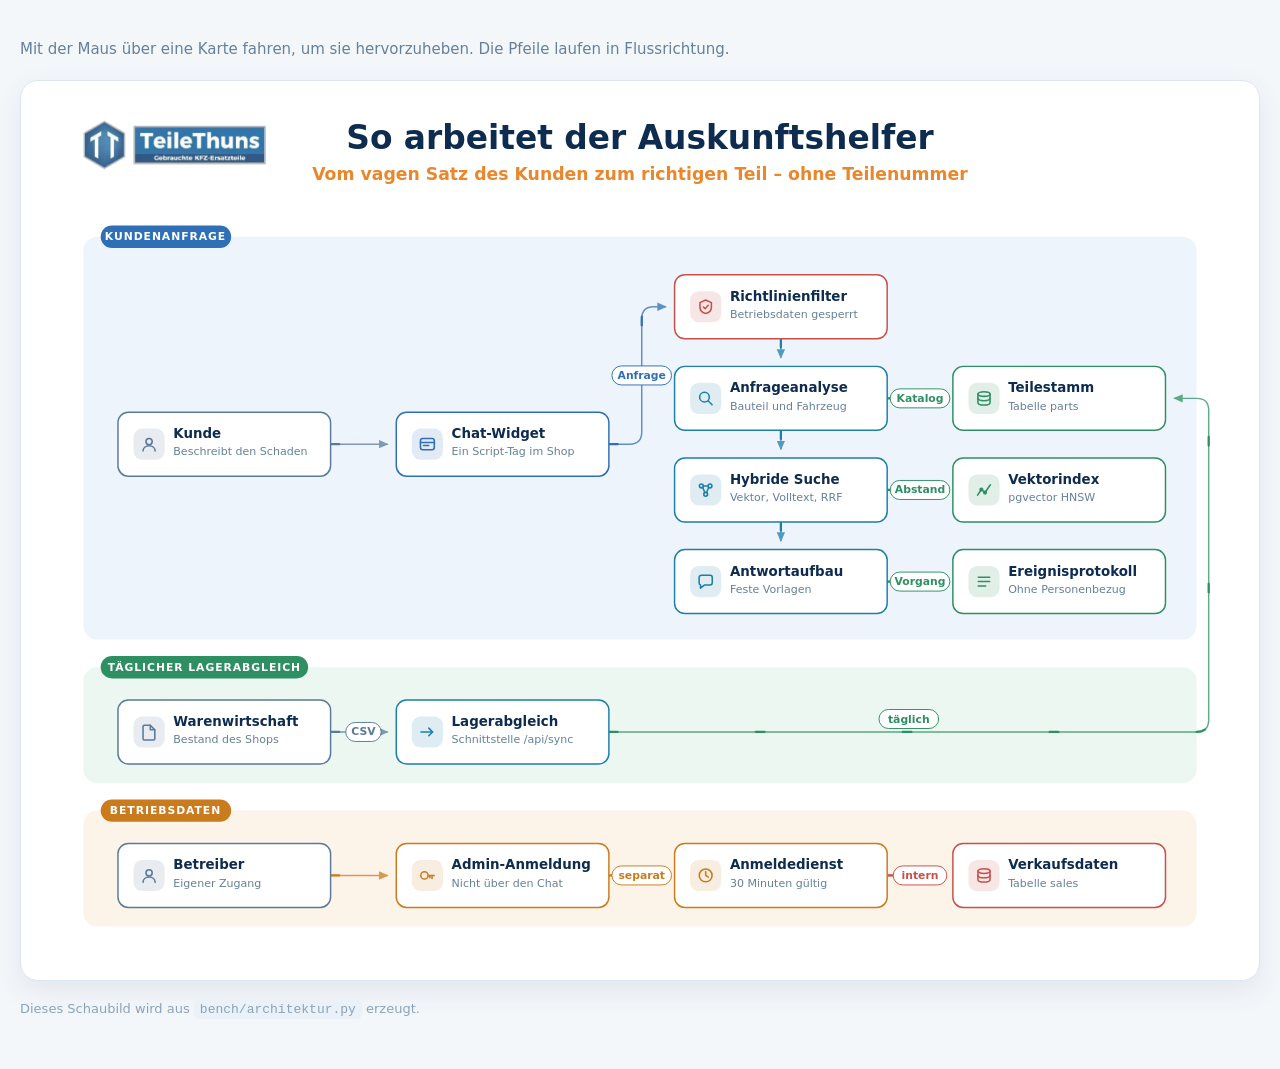
<file: docs/architektur.html>
<!doctype html>
<html lang="de">
<head>
<meta charset="utf-8">
<meta name="viewport" content="width=device-width,initial-scale=1">
<title>Teile Thuns – Aufbau des Auskunftshelfers</title>
<style>
  body{margin:0;padding:40px 20px;background:#F4F7FA;
    font-family:Inter,Segoe UI,system-ui,-apple-system,Roboto,Arial,sans-serif;color:#0E2C4F}
  main{max-width:1440px;margin:0 auto}
  p.unter{color:#64809B;margin:0 0 22px;font-size:15px}
  .bild{background:#fff;border:1px solid #DCE6F0;border-radius:18px;padding:14px;
    box-shadow:0 10px 30px rgba(14,44,79,.08)}
  svg{width:100%;height:auto;display:block}
  p.hinweis{color:#8AA3BA;font-size:13px;margin-top:20px}
  code{background:#EAF1F8;padding:2px 6px;border-radius:5px}
</style>
</head>
<body>
<main>
  <p class="unter">Mit der Maus über eine Karte fahren, um sie hervorzuheben.
  Die Pfeile laufen in Flussrichtung.</p>
  <div class="bild"><svg xmlns="http://www.w3.org/2000/svg" xmlns:xlink="http://www.w3.org/1999/xlink" viewBox="0 0 1400 1008" width="1400" height="1008" role="img" aria-label="Aufbau des Auskunftshelfers von Teile Thuns">
<defs>
<marker id="spitze-2F6FB5" viewBox="0 0 10 10" refX="9" refY="5" markerWidth="6.5" markerHeight="6.5" orient="auto"><path d="M0 .6 10 5 0 9.4z" fill="#2F6FB5"/></marker>
<marker id="spitze-C8504A" viewBox="0 0 10 10" refX="9" refY="5" markerWidth="6.5" markerHeight="6.5" orient="auto"><path d="M0 .6 10 5 0 9.4z" fill="#C8504A"/></marker>
<marker id="spitze-1C7FA8" viewBox="0 0 10 10" refX="9" refY="5" markerWidth="6.5" markerHeight="6.5" orient="auto"><path d="M0 .6 10 5 0 9.4z" fill="#1C7FA8"/></marker>
<marker id="spitze-5A7A9B" viewBox="0 0 10 10" refX="9" refY="5" markerWidth="6.5" markerHeight="6.5" orient="auto"><path d="M0 .6 10 5 0 9.4z" fill="#5A7A9B"/></marker>
<marker id="spitze-C97B1E" viewBox="0 0 10 10" refX="9" refY="5" markerWidth="6.5" markerHeight="6.5" orient="auto"><path d="M0 .6 10 5 0 9.4z" fill="#C97B1E"/></marker>
<marker id="spitze-2E8F62" viewBox="0 0 10 10" refX="9" refY="5" markerWidth="6.5" markerHeight="6.5" orient="auto"><path d="M0 .6 10 5 0 9.4z" fill="#2E8F62"/></marker>
<style>
  .tt-rahmen{transition:stroke-width .18s ease, filter .18s ease}
  .tt-karte:hover .tt-rahmen, .tt-karte:focus-visible .tt-rahmen{
    stroke-width:2.6;filter:drop-shadow(0 2px 8px var(--rand))}
  .tt-karte{cursor:default}
  /* Laufende Strichlinie: zeigt die Richtung, auch ohne Pfeilspitze */
  .tt-fluss{stroke-dasharray:10 160;stroke-dashoffset:170;
    animation:tt-fliessen 3.6s linear infinite}
  @keyframes tt-fliessen{to{stroke-dashoffset:0}}
  @media (prefers-reduced-motion:reduce){
    .tt-fluss{animation:none;stroke-dasharray:none;opacity:0}
  }
</style>
</defs>
<rect width="1400" height="1008" fill="#FFFFFF"/>
<image x="56" y="30" width="211" height="56" xlink:href="[data-uri]" href="[data-uri]"/>
<text x="700.0" y="62" font-family="Inter,Segoe UI,system-ui,-apple-system,Roboto,Helvetica,Arial,sans-serif" font-size="38" font-weight="800" fill="#0E2C4F" text-anchor="middle">So arbeitet der Auskunftshelfer</text>
<text x="700.0" y="98" font-family="Inter,Segoe UI,system-ui,-apple-system,Roboto,Helvetica,Arial,sans-serif" font-size="20" font-weight="600" fill="#E8872B" text-anchor="middle">Vom vagen Satz des Kunden zum richtigen Teil – ohne Teilenummer</text>
<rect x="56" y="164" width="1288" height="466" rx="16" fill="#EEF4FC"/>
<rect x="76" y="151" width="151" height="26" rx="13" fill="#2F6FB5"/>
<text x="151" y="164" font-family="Inter,Segoe UI,system-ui,-apple-system,Roboto,Helvetica,Arial,sans-serif" font-size="12.5" font-weight="700" fill="#FFFFFF" letter-spacing="1.1" text-anchor="middle" dominant-baseline="central">KUNDENANFRAGE</text>
<rect x="56" y="662" width="1288" height="134" rx="16" fill="#EDF7F1"/>
<rect x="76" y="649" width="240" height="26" rx="13" fill="#2E8F62"/>
<text x="196" y="662" font-family="Inter,Segoe UI,system-ui,-apple-system,Roboto,Helvetica,Arial,sans-serif" font-size="12.5" font-weight="700" fill="#FFFFFF" letter-spacing="1.1" text-anchor="middle" dominant-baseline="central">TÄGLICHER LAGERABGLEICH</text>
<rect x="56" y="828" width="1288" height="134" rx="16" fill="#FDF4E9"/>
<rect x="76" y="815" width="151" height="26" rx="13" fill="#C97B1E"/>
<text x="151" y="828" font-family="Inter,Segoe UI,system-ui,-apple-system,Roboto,Helvetica,Arial,sans-serif" font-size="12.5" font-weight="700" fill="#FFFFFF" letter-spacing="1.1" text-anchor="middle" dominant-baseline="central">BETRIEBSDATEN</text>
<path d="M342 404.0 L408 404.0" fill="none" stroke="#5A7A9B" stroke-width="1.7" opacity=".75" marker-end="url(#spitze-5A7A9B)"/>
<path class="tt-fluss" d="M342 404.0 L408 404.0" fill="none" stroke="#5A7A9B" stroke-width="2.6" stroke-linecap="round" style="animation-delay:0.00s"/>
<path d="M664 404.0 L688.0 404.0 Q702.0 404.0, 702.0 390.0 L702.0 259.0 Q702.0 245.0, 716.0 245.0 L730 245.0" fill="none" stroke="#2F6FB5" stroke-width="1.7" opacity=".75" marker-end="url(#spitze-2F6FB5)"/>
<path class="tt-fluss" d="M664 404.0 L688.0 404.0 Q702.0 404.0, 702.0 390.0 L702.0 259.0 Q702.0 245.0, 716.0 245.0 L730 245.0" fill="none" stroke="#2F6FB5" stroke-width="2.6" stroke-linecap="round" style="animation-delay:0.26s"/>
<rect x="667.5" y="313.5" width="69.0" height="22" rx="11" fill="#FFFFFF" stroke="#2F6FB5" stroke-width="1.1"/>
<text x="702.0" y="324.5" font-family="Inter,Segoe UI,system-ui,-apple-system,Roboto,Helvetica,Arial,sans-serif" font-size="12.5" font-weight="600" fill="#2F6FB5" text-anchor="middle" dominant-baseline="central">Anfrage</text>
<path d="M863.0 282 L863.0 304" fill="none" stroke="#1C7FA8" stroke-width="1.7" opacity=".75" marker-end="url(#spitze-1C7FA8)"/>
<path class="tt-fluss" d="M863.0 282 L863.0 304" fill="none" stroke="#1C7FA8" stroke-width="2.6" stroke-linecap="round" style="animation-delay:0.52s"/>
<path d="M863.0 388 L863.0 410" fill="none" stroke="#1C7FA8" stroke-width="1.7" opacity=".75" marker-end="url(#spitze-1C7FA8)"/>
<path class="tt-fluss" d="M863.0 388 L863.0 410" fill="none" stroke="#1C7FA8" stroke-width="2.6" stroke-linecap="round" style="animation-delay:0.78s"/>
<path d="M863.0 494 L863.0 516" fill="none" stroke="#1C7FA8" stroke-width="1.7" opacity=".75" marker-end="url(#spitze-1C7FA8)"/>
<path class="tt-fluss" d="M863.0 494 L863.0 516" fill="none" stroke="#1C7FA8" stroke-width="2.6" stroke-linecap="round" style="animation-delay:1.04s"/>
<path d="M986 351.0 L1052 351.0" fill="none" stroke="#2E8F62" stroke-width="1.7" opacity=".75" marker-end="url(#spitze-2E8F62)"/>
<path class="tt-fluss" d="M986 351.0 L1052 351.0" fill="none" stroke="#2E8F62" stroke-width="2.6" stroke-linecap="round" style="animation-delay:1.30s"/>
<rect x="989.5" y="340.0" width="69.0" height="22" rx="11" fill="#FFFFFF" stroke="#2E8F62" stroke-width="1.1"/>
<text x="1024.0" y="351.0" font-family="Inter,Segoe UI,system-ui,-apple-system,Roboto,Helvetica,Arial,sans-serif" font-size="12.5" font-weight="600" fill="#2E8F62" text-anchor="middle" dominant-baseline="central">Katalog</text>
<path d="M986 457.0 L1052 457.0" fill="none" stroke="#2E8F62" stroke-width="1.7" opacity=".75" marker-end="url(#spitze-2E8F62)"/>
<path class="tt-fluss" d="M986 457.0 L1052 457.0" fill="none" stroke="#2E8F62" stroke-width="2.6" stroke-linecap="round" style="animation-delay:1.56s"/>
<rect x="989.5" y="446.0" width="69.0" height="22" rx="11" fill="#FFFFFF" stroke="#2E8F62" stroke-width="1.1"/>
<text x="1024.0" y="457.0" font-family="Inter,Segoe UI,system-ui,-apple-system,Roboto,Helvetica,Arial,sans-serif" font-size="12.5" font-weight="600" fill="#2E8F62" text-anchor="middle" dominant-baseline="central">Abstand</text>
<path d="M986 563.0 L1052 563.0" fill="none" stroke="#2E8F62" stroke-width="1.7" opacity=".75" marker-end="url(#spitze-2E8F62)"/>
<path class="tt-fluss" d="M986 563.0 L1052 563.0" fill="none" stroke="#2E8F62" stroke-width="2.6" stroke-linecap="round" style="animation-delay:1.82s"/>
<rect x="989.5" y="552.0" width="69.0" height="22" rx="11" fill="#FFFFFF" stroke="#2E8F62" stroke-width="1.1"/>
<text x="1024.0" y="563.0" font-family="Inter,Segoe UI,system-ui,-apple-system,Roboto,Helvetica,Arial,sans-serif" font-size="12.5" font-weight="600" fill="#2E8F62" text-anchor="middle" dominant-baseline="central">Vorgang</text>
<path d="M342 737.0 L408 737.0" fill="none" stroke="#5A7A9B" stroke-width="1.7" opacity=".75" marker-end="url(#spitze-5A7A9B)"/>
<path class="tt-fluss" d="M342 737.0 L408 737.0" fill="none" stroke="#5A7A9B" stroke-width="2.6" stroke-linecap="round" style="animation-delay:2.08s"/>
<rect x="359.5" y="726.0" width="41.0" height="22" rx="11" fill="#FFFFFF" stroke="#5A7A9B" stroke-width="1.1"/>
<text x="380.0" y="737.0" font-family="Inter,Segoe UI,system-ui,-apple-system,Roboto,Helvetica,Arial,sans-serif" font-size="12.5" font-weight="600" fill="#5A7A9B" text-anchor="middle" dominant-baseline="central">CSV</text>
<path d="M664 737.0 L1344 737.0 Q1358 737.0, 1358 723.0 L1358 365.0 Q1358 351.0, 1344 351.0 L1318 351.0" fill="none" stroke="#2E8F62" stroke-width="1.7" opacity=".75" marker-end="url(#spitze-2E8F62)"/>
<path class="tt-fluss" d="M664 737.0 L1344 737.0 Q1358 737.0, 1358 723.0 L1358 365.0 Q1358 351.0, 1344 351.0 L1318 351.0" fill="none" stroke="#2E8F62" stroke-width="2.6" stroke-linecap="round" style="animation-delay:2.34s"/>
<rect x="976.5" y="711.0" width="69.0" height="22" rx="11" fill="#FFFFFF" stroke="#2E8F62" stroke-width="1.1"/>
<text x="1011.0" y="722.0" font-family="Inter,Segoe UI,system-ui,-apple-system,Roboto,Helvetica,Arial,sans-serif" font-size="12.5" font-weight="600" fill="#2E8F62" text-anchor="middle" dominant-baseline="central">täglich</text>
<path d="M342 903.0 L408 903.0" fill="none" stroke="#C97B1E" stroke-width="1.7" opacity=".75" marker-end="url(#spitze-C97B1E)"/>
<path class="tt-fluss" d="M342 903.0 L408 903.0" fill="none" stroke="#C97B1E" stroke-width="2.6" stroke-linecap="round" style="animation-delay:2.60s"/>
<path d="M664 903.0 L730 903.0" fill="none" stroke="#C97B1E" stroke-width="1.7" opacity=".75" marker-end="url(#spitze-C97B1E)"/>
<path class="tt-fluss" d="M664 903.0 L730 903.0" fill="none" stroke="#C97B1E" stroke-width="2.6" stroke-linecap="round" style="animation-delay:2.86s"/>
<rect x="667.5" y="892.0" width="69.0" height="22" rx="11" fill="#FFFFFF" stroke="#C97B1E" stroke-width="1.1"/>
<text x="702.0" y="903.0" font-family="Inter,Segoe UI,system-ui,-apple-system,Roboto,Helvetica,Arial,sans-serif" font-size="12.5" font-weight="600" fill="#C97B1E" text-anchor="middle" dominant-baseline="central">separat</text>
<path d="M986 903.0 L1052 903.0" fill="none" stroke="#C8504A" stroke-width="1.7" opacity=".75" marker-end="url(#spitze-C8504A)"/>
<path class="tt-fluss" d="M986 903.0 L1052 903.0" fill="none" stroke="#C8504A" stroke-width="2.6" stroke-linecap="round" style="animation-delay:3.12s"/>
<rect x="993.0" y="892.0" width="62.0" height="22" rx="11" fill="#FFFFFF" stroke="#C8504A" stroke-width="1.1"/>
<text x="1024.0" y="903.0" font-family="Inter,Segoe UI,system-ui,-apple-system,Roboto,Helvetica,Arial,sans-serif" font-size="12.5" font-weight="600" fill="#C8504A" text-anchor="middle" dominant-baseline="central">intern</text>
<g class="tt-karte" data-kennung="kunde" tabindex="0" style="--rand:#5A7A9B">
<rect class="tt-rahmen" x="96" y="367.0" width="246" height="74" rx="12" fill="#FFFFFF" stroke="#5A7A9B" stroke-width="1.7"/>
<rect x="114" y="386.0" width="36" height="36" rx="10" fill="#E8ECF1"/>
<g transform="translate(122,394.0)"><circle cx="10" cy="7" r="3.6" stroke="#5A7A9B" stroke-width="1.8" fill="none" stroke-linecap="round" stroke-linejoin="round"/><path d="M3 18c0-3.6 3.1-6.2 7-6.2s7 2.6 7 6.2" stroke="#5A7A9B" stroke-width="1.8" fill="none" stroke-linecap="round" stroke-linejoin="round"/></g>
<text x="160" y="397.0" font-family="Inter,Segoe UI,system-ui,-apple-system,Roboto,Helvetica,Arial,sans-serif" font-size="15.5" font-weight="700" fill="#0E2C4F">Kunde</text>
<text x="160" y="417.0" font-family="Inter,Segoe UI,system-ui,-apple-system,Roboto,Helvetica,Arial,sans-serif" font-size="12.8" fill="#64809B">Beschreibt den Schaden</text>
</g>
<g class="tt-karte" data-kennung="widget" tabindex="0" style="--rand:#2F6FB5">
<rect class="tt-rahmen" x="418" y="367.0" width="246" height="74" rx="12" fill="#FFFFFF" stroke="#2F6FB5" stroke-width="1.7"/>
<rect x="436" y="386.0" width="36" height="36" rx="10" fill="#E2EBF5"/>
<g transform="translate(444,394.0)"><rect x="2" y="3.5" width="16" height="13" rx="2.6" stroke="#2F6FB5" stroke-width="1.8" fill="none" stroke-linecap="round" stroke-linejoin="round"/><path d="M2 8h16M5.5 11.6h6" stroke="#2F6FB5" stroke-width="1.8" fill="none" stroke-linecap="round" stroke-linejoin="round"/></g>
<text x="482" y="397.0" font-family="Inter,Segoe UI,system-ui,-apple-system,Roboto,Helvetica,Arial,sans-serif" font-size="15.5" font-weight="700" fill="#0E2C4F">Chat-Widget</text>
<text x="482" y="417.0" font-family="Inter,Segoe UI,system-ui,-apple-system,Roboto,Helvetica,Arial,sans-serif" font-size="12.8" fill="#64809B">Ein Script-Tag im Shop</text>
</g>
<g class="tt-karte" data-kennung="regeln" tabindex="0" style="--rand:#C8504A">
<rect class="tt-rahmen" x="740" y="208" width="246" height="74" rx="12" fill="#FFFFFF" stroke="#C8504A" stroke-width="1.7"/>
<rect x="758" y="227.0" width="36" height="36" rx="10" fill="#F7E6E6"/>
<g transform="translate(766,235.0)"><path d="M10 2.2 16.6 5.2v5.6c0 3.4-2.7 5.8-6.6 7-3.9-1.2-6.6-3.6-6.6-7V5.2z" stroke="#C8504A" stroke-width="1.8" fill="none" stroke-linecap="round" stroke-linejoin="round"/><path d="M7.3 10.3 9.3 12.3l3.6-4" stroke="#C8504A" stroke-width="1.8" fill="none" stroke-linecap="round" stroke-linejoin="round"/></g>
<text x="804" y="238" font-family="Inter,Segoe UI,system-ui,-apple-system,Roboto,Helvetica,Arial,sans-serif" font-size="15.5" font-weight="700" fill="#0E2C4F">Richtlinienfilter</text>
<text x="804" y="258" font-family="Inter,Segoe UI,system-ui,-apple-system,Roboto,Helvetica,Arial,sans-serif" font-size="12.8" fill="#64809B">Betriebsdaten gesperrt</text>
</g>
<g class="tt-karte" data-kennung="verstehen" tabindex="0" style="--rand:#1C7FA8">
<rect class="tt-rahmen" x="740" y="314" width="246" height="74" rx="12" fill="#FFFFFF" stroke="#1C7FA8" stroke-width="1.7"/>
<rect x="758" y="333.0" width="36" height="36" rx="10" fill="#DFEDF3"/>
<g transform="translate(766,341.0)"><circle cx="8.6" cy="8.6" r="5.6" stroke="#1C7FA8" stroke-width="1.8" fill="none" stroke-linecap="round" stroke-linejoin="round"/><path d="M12.8 12.8 17.4 17.4" stroke="#1C7FA8" stroke-width="1.8" fill="none" stroke-linecap="round" stroke-linejoin="round"/></g>
<text x="804" y="344" font-family="Inter,Segoe UI,system-ui,-apple-system,Roboto,Helvetica,Arial,sans-serif" font-size="15.5" font-weight="700" fill="#0E2C4F">Anfrageanalyse</text>
<text x="804" y="364" font-family="Inter,Segoe UI,system-ui,-apple-system,Roboto,Helvetica,Arial,sans-serif" font-size="12.8" fill="#64809B">Bauteil und Fahrzeug</text>
</g>
<g class="tt-karte" data-kennung="suchen" tabindex="0" style="--rand:#1C7FA8">
<rect class="tt-rahmen" x="740" y="420" width="246" height="74" rx="12" fill="#FFFFFF" stroke="#1C7FA8" stroke-width="1.7"/>
<rect x="758" y="439.0" width="36" height="36" rx="10" fill="#DFEDF3"/>
<g transform="translate(766,447.0)"><circle cx="5" cy="5.4" r="2.2" stroke="#1C7FA8" stroke-width="1.8" fill="none" stroke-linecap="round" stroke-linejoin="round"/><circle cx="15" cy="5.4" r="2.2" stroke="#1C7FA8" stroke-width="1.8" fill="none" stroke-linecap="round" stroke-linejoin="round"/><circle cx="10" cy="15" r="2.2" stroke="#1C7FA8" stroke-width="1.8" fill="none" stroke-linecap="round" stroke-linejoin="round"/><path d="M6.6 7.1 9 12.9M13.4 7.1 11 12.9M7.2 5.4h5.6" stroke="#1C7FA8" stroke-width="1.8" fill="none" stroke-linecap="round" stroke-linejoin="round"/></g>
<text x="804" y="450" font-family="Inter,Segoe UI,system-ui,-apple-system,Roboto,Helvetica,Arial,sans-serif" font-size="15.5" font-weight="700" fill="#0E2C4F">Hybride Suche</text>
<text x="804" y="470" font-family="Inter,Segoe UI,system-ui,-apple-system,Roboto,Helvetica,Arial,sans-serif" font-size="12.8" fill="#64809B">Vektor, Volltext, RRF</text>
</g>
<g class="tt-karte" data-kennung="antwort" tabindex="0" style="--rand:#1C7FA8">
<rect class="tt-rahmen" x="740" y="526" width="246" height="74" rx="12" fill="#FFFFFF" stroke="#1C7FA8" stroke-width="1.7"/>
<rect x="758" y="545.0" width="36" height="36" rx="10" fill="#DFEDF3"/>
<g transform="translate(766,553.0)"><path d="M2.4 5.2a2.6 2.6 0 0 1 2.6-2.6h10a2.6 2.6 0 0 1 2.6 2.6v6.2a2.6 2.6 0 0 1-2.6 2.6H8.4L4 17.6v-3.6a2.6 2.6 0 0 1-1.6-2.6z" stroke="#1C7FA8" stroke-width="1.8" fill="none" stroke-linecap="round" stroke-linejoin="round"/></g>
<text x="804" y="556" font-family="Inter,Segoe UI,system-ui,-apple-system,Roboto,Helvetica,Arial,sans-serif" font-size="15.5" font-weight="700" fill="#0E2C4F">Antwortaufbau</text>
<text x="804" y="576" font-family="Inter,Segoe UI,system-ui,-apple-system,Roboto,Helvetica,Arial,sans-serif" font-size="12.8" fill="#64809B">Feste Vorlagen</text>
</g>
<g class="tt-karte" data-kennung="parts" tabindex="0" style="--rand:#2E8F62">
<rect class="tt-rahmen" x="1062" y="314" width="246" height="74" rx="12" fill="#FFFFFF" stroke="#2E8F62" stroke-width="1.7"/>
<rect x="1080" y="333.0" width="36" height="36" rx="10" fill="#E2EFE9"/>
<g transform="translate(1088,341.0)"><ellipse cx="10" cy="5" rx="7" ry="2.7" stroke="#2E8F62" stroke-width="1.8" fill="none" stroke-linecap="round" stroke-linejoin="round"/><path d="M3 5v10c0 1.5 3.1 2.7 7 2.7s7-1.2 7-2.7V5" stroke="#2E8F62" stroke-width="1.8" fill="none" stroke-linecap="round" stroke-linejoin="round"/><path d="M3 10c0 1.5 3.1 2.7 7 2.7s7-1.2 7-2.7" stroke="#2E8F62" stroke-width="1.8" fill="none" stroke-linecap="round" stroke-linejoin="round"/></g>
<text x="1126" y="344" font-family="Inter,Segoe UI,system-ui,-apple-system,Roboto,Helvetica,Arial,sans-serif" font-size="15.5" font-weight="700" fill="#0E2C4F">Teilestamm</text>
<text x="1126" y="364" font-family="Inter,Segoe UI,system-ui,-apple-system,Roboto,Helvetica,Arial,sans-serif" font-size="12.8" fill="#64809B">Tabelle parts</text>
</g>
<g class="tt-karte" data-kennung="hnsw" tabindex="0" style="--rand:#2E8F62">
<rect class="tt-rahmen" x="1062" y="420" width="246" height="74" rx="12" fill="#FFFFFF" stroke="#2E8F62" stroke-width="1.7"/>
<rect x="1080" y="439.0" width="36" height="36" rx="10" fill="#E2EFE9"/>
<g transform="translate(1088,447.0)"><path d="M2.6 16 7 9.4l4.2 3.6L17.4 4" stroke="#2E8F62" stroke-width="1.8" fill="none" stroke-linecap="round" stroke-linejoin="round"/><circle cx="7" cy="9.4" r="1.5" stroke="#2E8F62" stroke-width="1.8" fill="none" stroke-linecap="round" stroke-linejoin="round"/><circle cx="11.2" cy="13" r="1.5" stroke="#2E8F62" stroke-width="1.8" fill="none" stroke-linecap="round" stroke-linejoin="round"/></g>
<text x="1126" y="450" font-family="Inter,Segoe UI,system-ui,-apple-system,Roboto,Helvetica,Arial,sans-serif" font-size="15.5" font-weight="700" fill="#0E2C4F">Vektorindex</text>
<text x="1126" y="470" font-family="Inter,Segoe UI,system-ui,-apple-system,Roboto,Helvetica,Arial,sans-serif" font-size="12.8" fill="#64809B">pgvector HNSW</text>
</g>
<g class="tt-karte" data-kennung="protokoll" tabindex="0" style="--rand:#2E8F62">
<rect class="tt-rahmen" x="1062" y="526" width="246" height="74" rx="12" fill="#FFFFFF" stroke="#2E8F62" stroke-width="1.7"/>
<rect x="1080" y="545.0" width="36" height="36" rx="10" fill="#E2EFE9"/>
<g transform="translate(1088,553.0)"><path d="M3.4 5h13.2M3.4 10h13.2M3.4 15h8.6" stroke="#2E8F62" stroke-width="1.8" fill="none" stroke-linecap="round" stroke-linejoin="round"/></g>
<text x="1126" y="556" font-family="Inter,Segoe UI,system-ui,-apple-system,Roboto,Helvetica,Arial,sans-serif" font-size="15.5" font-weight="700" fill="#0E2C4F">Ereignisprotokoll</text>
<text x="1126" y="576" font-family="Inter,Segoe UI,system-ui,-apple-system,Roboto,Helvetica,Arial,sans-serif" font-size="12.8" fill="#64809B">Ohne Personenbezug</text>
</g>
<g class="tt-karte" data-kennung="lager" tabindex="0" style="--rand:#5A7A9B">
<rect class="tt-rahmen" x="96" y="700" width="246" height="74" rx="12" fill="#FFFFFF" stroke="#5A7A9B" stroke-width="1.7"/>
<rect x="114" y="719.0" width="36" height="36" rx="10" fill="#E8ECF1"/>
<g transform="translate(122,727.0)"><path d="M4.4 2.2h7L16.6 7.4v10.4a1.4 1.4 0 0 1-1.4 1.4H4.4A1.4 1.4 0 0 1 3 17.8V3.6a1.4 1.4 0 0 1 1.4-1.4z" stroke="#5A7A9B" stroke-width="1.8" fill="none" stroke-linecap="round" stroke-linejoin="round"/><path d="M11.4 2.2v5.2h5.2" stroke="#5A7A9B" stroke-width="1.8" fill="none" stroke-linecap="round" stroke-linejoin="round"/></g>
<text x="160" y="730" font-family="Inter,Segoe UI,system-ui,-apple-system,Roboto,Helvetica,Arial,sans-serif" font-size="15.5" font-weight="700" fill="#0E2C4F">Warenwirtschaft</text>
<text x="160" y="750" font-family="Inter,Segoe UI,system-ui,-apple-system,Roboto,Helvetica,Arial,sans-serif" font-size="12.8" fill="#64809B">Bestand des Shops</text>
</g>
<g class="tt-karte" data-kennung="sync" tabindex="0" style="--rand:#1C7FA8">
<rect class="tt-rahmen" x="418" y="700" width="246" height="74" rx="12" fill="#FFFFFF" stroke="#1C7FA8" stroke-width="1.7"/>
<rect x="436" y="719.0" width="36" height="36" rx="10" fill="#DFEDF3"/>
<g transform="translate(444,727.0)"><path d="M2.6 10h13.4" stroke="#1C7FA8" stroke-width="1.8" fill="none" stroke-linecap="round" stroke-linejoin="round"/><path d="M11.6 5.6 16 10l-4.4 4.4" stroke="#1C7FA8" stroke-width="1.8" fill="none" stroke-linecap="round" stroke-linejoin="round"/></g>
<text x="482" y="730" font-family="Inter,Segoe UI,system-ui,-apple-system,Roboto,Helvetica,Arial,sans-serif" font-size="15.5" font-weight="700" fill="#0E2C4F">Lagerabgleich</text>
<text x="482" y="750" font-family="Inter,Segoe UI,system-ui,-apple-system,Roboto,Helvetica,Arial,sans-serif" font-size="12.8" fill="#64809B">Schnittstelle /api/sync</text>
</g>
<g class="tt-karte" data-kennung="betreiber" tabindex="0" style="--rand:#5A7A9B">
<rect class="tt-rahmen" x="96" y="866" width="246" height="74" rx="12" fill="#FFFFFF" stroke="#5A7A9B" stroke-width="1.7"/>
<rect x="114" y="885.0" width="36" height="36" rx="10" fill="#E8ECF1"/>
<g transform="translate(122,893.0)"><circle cx="10" cy="7" r="3.6" stroke="#5A7A9B" stroke-width="1.8" fill="none" stroke-linecap="round" stroke-linejoin="round"/><path d="M3 18c0-3.6 3.1-6.2 7-6.2s7 2.6 7 6.2" stroke="#5A7A9B" stroke-width="1.8" fill="none" stroke-linecap="round" stroke-linejoin="round"/></g>
<text x="160" y="896" font-family="Inter,Segoe UI,system-ui,-apple-system,Roboto,Helvetica,Arial,sans-serif" font-size="15.5" font-weight="700" fill="#0E2C4F">Betreiber</text>
<text x="160" y="916" font-family="Inter,Segoe UI,system-ui,-apple-system,Roboto,Helvetica,Arial,sans-serif" font-size="12.8" fill="#64809B">Eigener Zugang</text>
</g>
<g class="tt-karte" data-kennung="passwort" tabindex="0" style="--rand:#C97B1E">
<rect class="tt-rahmen" x="418" y="866" width="246" height="74" rx="12" fill="#FFFFFF" stroke="#C97B1E" stroke-width="1.7"/>
<rect x="436" y="885.0" width="36" height="36" rx="10" fill="#F7EDE0"/>
<g transform="translate(444,893.0)"><circle cx="6.6" cy="10" r="4.2" stroke="#C97B1E" stroke-width="1.8" fill="none" stroke-linecap="round" stroke-linejoin="round"/><path d="M10.8 10h7M15.4 10v3.4M12.9 10v2.6" stroke="#C97B1E" stroke-width="1.8" fill="none" stroke-linecap="round" stroke-linejoin="round"/></g>
<text x="482" y="896" font-family="Inter,Segoe UI,system-ui,-apple-system,Roboto,Helvetica,Arial,sans-serif" font-size="15.5" font-weight="700" fill="#0E2C4F">Admin-Anmeldung</text>
<text x="482" y="916" font-family="Inter,Segoe UI,system-ui,-apple-system,Roboto,Helvetica,Arial,sans-serif" font-size="12.8" fill="#64809B">Nicht über den Chat</text>
</g>
<g class="tt-karte" data-kennung="anmeldung" tabindex="0" style="--rand:#C97B1E">
<rect class="tt-rahmen" x="740" y="866" width="246" height="74" rx="12" fill="#FFFFFF" stroke="#C97B1E" stroke-width="1.7"/>
<rect x="758" y="885.0" width="36" height="36" rx="10" fill="#F7EDE0"/>
<g transform="translate(766,893.0)"><circle cx="10" cy="10" r="7.4" stroke="#C97B1E" stroke-width="1.8" fill="none" stroke-linecap="round" stroke-linejoin="round"/><path d="M10 5.6V10l3 2" stroke="#C97B1E" stroke-width="1.8" fill="none" stroke-linecap="round" stroke-linejoin="round"/></g>
<text x="804" y="896" font-family="Inter,Segoe UI,system-ui,-apple-system,Roboto,Helvetica,Arial,sans-serif" font-size="15.5" font-weight="700" fill="#0E2C4F">Anmeldedienst</text>
<text x="804" y="916" font-family="Inter,Segoe UI,system-ui,-apple-system,Roboto,Helvetica,Arial,sans-serif" font-size="12.8" fill="#64809B">30 Minuten gültig</text>
</g>
<g class="tt-karte" data-kennung="sales" tabindex="0" style="--rand:#C8504A">
<rect class="tt-rahmen" x="1062" y="866" width="246" height="74" rx="12" fill="#FFFFFF" stroke="#C8504A" stroke-width="1.7"/>
<rect x="1080" y="885.0" width="36" height="36" rx="10" fill="#F7E6E6"/>
<g transform="translate(1088,893.0)"><ellipse cx="10" cy="5" rx="7" ry="2.7" stroke="#C8504A" stroke-width="1.8" fill="none" stroke-linecap="round" stroke-linejoin="round"/><path d="M3 5v10c0 1.5 3.1 2.7 7 2.7s7-1.2 7-2.7V5" stroke="#C8504A" stroke-width="1.8" fill="none" stroke-linecap="round" stroke-linejoin="round"/><path d="M3 10c0 1.5 3.1 2.7 7 2.7s7-1.2 7-2.7" stroke="#C8504A" stroke-width="1.8" fill="none" stroke-linecap="round" stroke-linejoin="round"/></g>
<text x="1126" y="896" font-family="Inter,Segoe UI,system-ui,-apple-system,Roboto,Helvetica,Arial,sans-serif" font-size="15.5" font-weight="700" fill="#0E2C4F">Verkaufsdaten</text>
<text x="1126" y="916" font-family="Inter,Segoe UI,system-ui,-apple-system,Roboto,Helvetica,Arial,sans-serif" font-size="12.8" fill="#64809B">Tabelle sales</text>
</g>
</svg></div>
  <p class="hinweis">Dieses Schaubild wird aus <code>bench/architektur.py</code> erzeugt.</p>
</main>
</body>
</html>
</file>
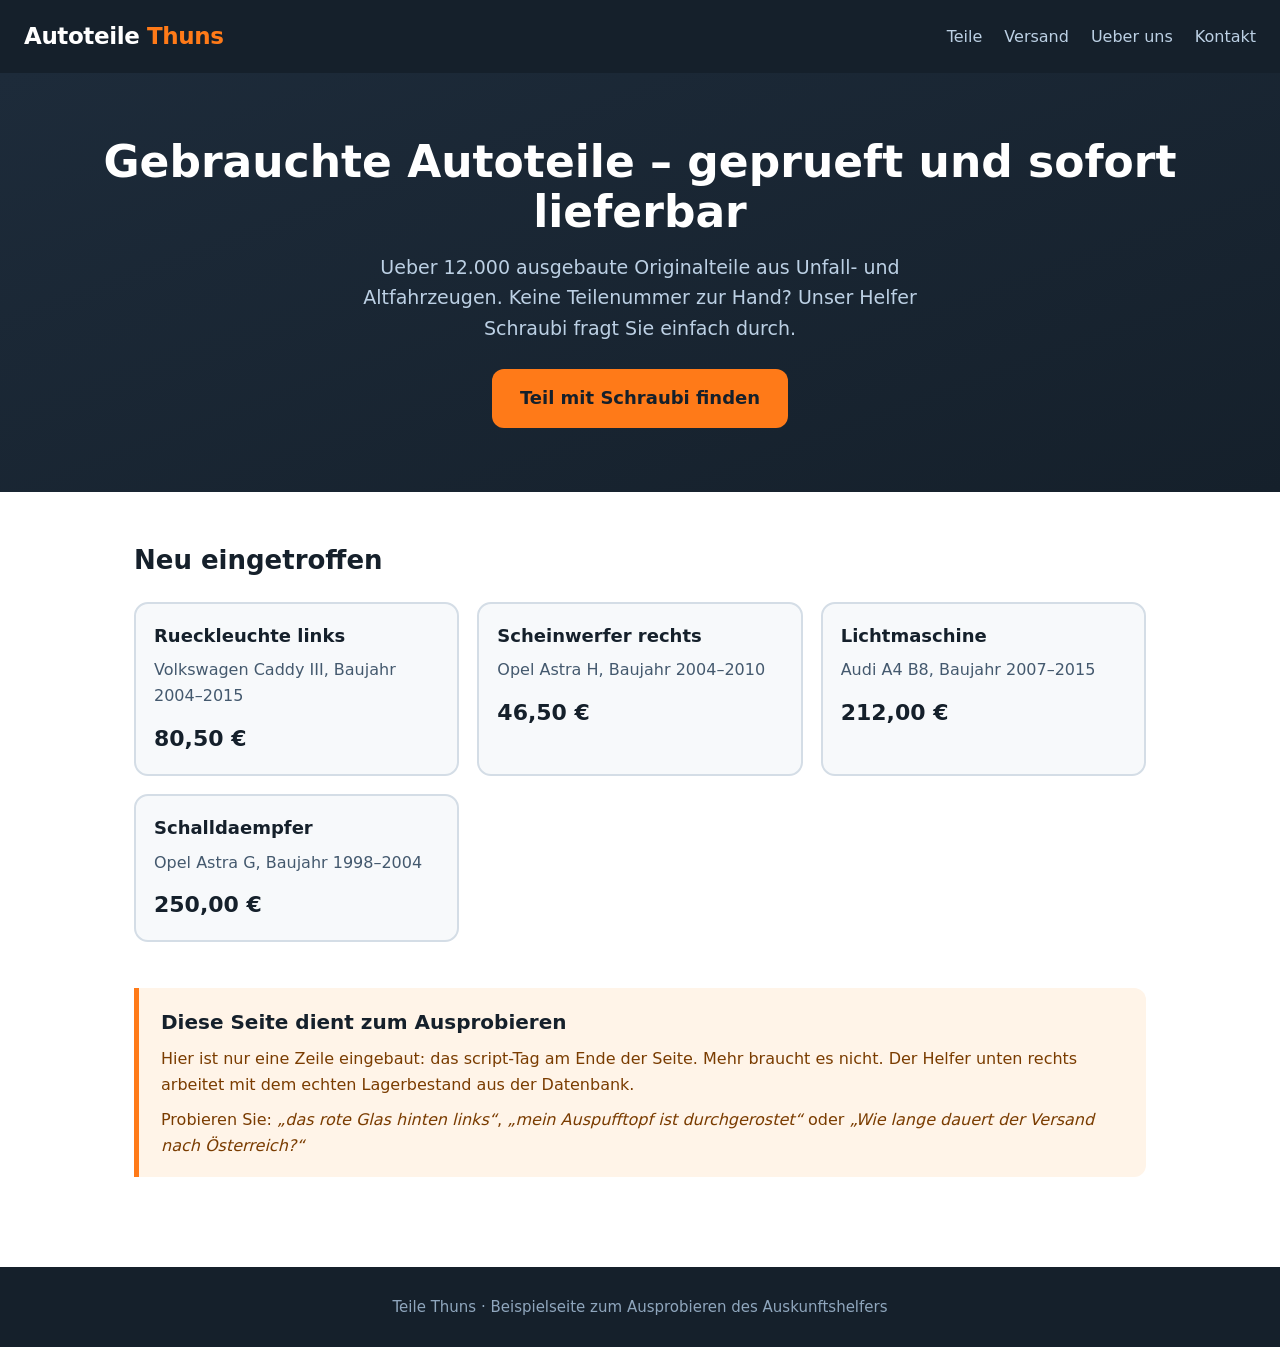
<file: widget/demo.html>
<!doctype html>
<html lang="de">
<head>
<meta charset="utf-8">
<meta name="viewport" content="width=device-width,initial-scale=1">
<title>Teile Thuns &ndash; Gebrauchtteile fuer Ihr Fahrzeug</title>
<style>
  :root{--dunkel:#15202b;--signal:#ff7a18;--rand:#d4dde6;--hell:#f7f9fb}
  *{box-sizing:border-box}
  body{margin:0;font:400 17px/1.6 system-ui,-apple-system,"Segoe UI",Roboto,Arial,sans-serif;
       color:var(--dunkel);background:#fff}
  header{background:var(--dunkel);color:#fff;padding:18px 24px;display:flex;align-items:center;
         justify-content:space-between;gap:20px;flex-wrap:wrap}
  .logo{font-size:23px;font-weight:800;letter-spacing:-.4px}
  .logo span{color:var(--signal)}
  nav a{color:#bcd0e4;text-decoration:none;margin-left:22px;font-size:16px}
  nav a:hover{color:#fff}
  .held{background:linear-gradient(160deg,#1d2b3a,#15202b);color:#fff;padding:64px 24px;text-align:center}
  .held h1{font-size:clamp(28px,5vw,44px);margin:0 0 14px;line-height:1.15}
  .held p{font-size:19px;color:#bcd0e4;max-width:620px;margin:0 auto 26px}
  .held .pfeil{display:inline-block;background:var(--signal);color:var(--dunkel);font-weight:800;
      padding:15px 28px;border-radius:12px;text-decoration:none;font-size:18px}
  main{max-width:1060px;margin:0 auto;padding:48px 24px 90px}
  h2{font-size:26px;margin:0 0 20px}
  .raster{display:grid;grid-template-columns:repeat(auto-fill,minmax(250px,1fr));gap:18px}
  .karte{border:2px solid var(--rand);border-radius:14px;padding:18px;background:var(--hell)}
  .karte h3{margin:0 0 7px;font-size:18px}
  .karte p{margin:0;font-size:16px;color:#44596e}
  .preis{font-size:22px;font-weight:800;margin-top:12px}
  .hinweisbox{margin-top:46px;border-left:5px solid var(--signal);background:#fff4e8;padding:18px 22px;
      border-radius:0 12px 12px 0}
  .hinweisbox h2{font-size:20px;margin:0 0 8px}
  .hinweisbox p{margin:0;font-size:16px;color:#7a3c00}
  footer{background:var(--dunkel);color:#8fa6bd;padding:28px 24px;font-size:15px;text-align:center}
</style>
</head>
<body>
<header>
  <div class="logo">Autoteile <span>Thuns</span></div>
  <nav>
    <a href="#">Teile</a><a href="#">Versand</a><a href="#">Ueber uns</a><a href="#">Kontakt</a>
  </nav>
</header>

<section class="held">
  <h1>Gebrauchte Autoteile &ndash; geprueft und sofort lieferbar</h1>
  <p>Ueber 12.000 ausgebaute Originalteile aus Unfall- und Altfahrzeugen.
     Keine Teilenummer zur Hand? Unser Helfer Schraubi fragt Sie einfach durch.</p>
  <a class="pfeil" href="#" onclick="TeileThuns.oeffnen();return false;">Teil mit Schraubi finden</a>
</section>

<main>
  <h2>Neu eingetroffen</h2>
  <div class="raster">
    <div class="karte"><h3>Rueckleuchte links</h3><p>Volkswagen Caddy III, Baujahr 2004&ndash;2015</p><div class="preis">80,50 &euro;</div></div>
    <div class="karte"><h3>Scheinwerfer rechts</h3><p>Opel Astra H, Baujahr 2004&ndash;2010</p><div class="preis">46,50 &euro;</div></div>
    <div class="karte"><h3>Lichtmaschine</h3><p>Audi A4 B8, Baujahr 2007&ndash;2015</p><div class="preis">212,00 &euro;</div></div>
    <div class="karte"><h3>Schalldaempfer</h3><p>Opel Astra G, Baujahr 1998&ndash;2004</p><div class="preis">250,00 &euro;</div></div>
  </div>

  <div class="hinweisbox">
    <h2>Diese Seite dient zum Ausprobieren</h2>
    <p>Hier ist nur eine Zeile eingebaut: das script-Tag am Ende der Seite. Mehr braucht es nicht.
       Der Helfer unten rechts arbeitet mit dem echten Lagerbestand aus der Datenbank.</p>
    <p style="margin-top:10px">Probieren Sie: <em>&bdquo;das rote Glas hinten links&ldquo;</em>,
       <em>&bdquo;mein Auspufftopf ist durchgerostet&ldquo;</em> oder
       <em>&bdquo;Wie lange dauert der Versand nach &Ouml;sterreich?&ldquo;</em></p>
  </div>
</main>

<footer>Teile Thuns &middot; Beispielseite zum Ausprobieren des Auskunftshelfers</footer>

<!--
  Das ist die gesamte Einbindung: eine Zeile.

  Auf dem eigenen Rechner zeigt sie auf den lokalen Server. Im Betrieb
  steht hier die Adresse des Chatbots, und data-api entfaellt - dann
  wird sie aus der Adresse des Skripts abgeleitet:

      <script src="https://ihre-adresse/widget.js" defer></script>
-->
<script src="http://127.0.0.1:8099/widget.js" data-api="http://127.0.0.1:8099" defer></script>
</body>
</html>
</file>
<file: web/app/stil.css>
/* Schraubi project page in the RepoCity corporate design (night blue, brushed gold). */

@font-face { font-family: "Archivo"; src: url("../assets/fonts/archivo.woff2") format("woff2"); font-weight: 100 900; font-stretch: 62% 125%; font-display: swap; }
@font-face { font-family: "Source Serif"; src: url("../assets/fonts/source-serif.woff2") format("woff2"); font-weight: 200 900; font-display: swap; }
@font-face { font-family: "Syncopate"; src: url("../assets/fonts/syncopate-400.woff2") format("woff2"); font-weight: 400; font-display: swap; }
@font-face { font-family: "Syncopate"; src: url("../assets/fonts/syncopate-700.woff2") format("woff2"); font-weight: 700; font-display: swap; }

:root {
  --night: #02060f;
  --paper: #050f22;
  --navy: #0b1a33;
  --navy-2: #13294a;
  --spot: #5e80b0;
  --surface: linear-gradient(160deg, rgba(22, 42, 76, 0.72), rgba(8, 18, 38, 0.82));
  --surface-flat: rgba(10, 22, 44, 0.8);
  --raised: rgba(24, 46, 82, 0.78);
  --ink: #f4ecdb;
  --ink-2: #ddd3bf;
  --text: #d9d3c5;
  --muted: #98a4b8;
  --line: rgba(214, 190, 140, 0.13);
  --line-gold: rgba(214, 186, 132, 0.4);
  --gold: #c9a96e;
  --gold-light: #ead7ae;
  --gold-strong: #f3e3bf;
  --gold-deep: #8f7148;
  --gold-soft: rgba(201, 169, 110, 0.14);
  --gold-metal: linear-gradient(135deg, #f3e3bf 0%, #cdb07a 30%, #9c7f52 55%, #e2c993 78%, #8a6c43 100%);
  --good: #6fcf97;
  --bad: #ef8a7a;
  --bad-soft: rgba(239, 138, 122, 0.14);
  /* Chart series, checked with the dataviz palette validator against --paper (dark mode). */
  --serie-blau: #5b86cc;
  --serie-gold: #b98a3c;
  --serie-neutral: #44587a;
  --radius: 16px;
  --shadow: 0 22px 50px rgba(0, 3, 10, 0.55), 0 2px 0 rgba(255, 255, 255, 0.03) inset, 0 -1px 0 rgba(0, 0, 0, 0.4) inset;
  --ease-out: cubic-bezier(0.16, 1, 0.3, 1);
  --font: "Archivo", system-ui, -apple-system, "Segoe UI", Roboto, sans-serif;
  --font-display: "Syncopate", "Archivo", system-ui, sans-serif;
  --font-serif: "Source Serif", Georgia, "Times New Roman", serif;
  --dock-hoehe: 66px;
  color-scheme: dark;
}

*, *::before, *::after { box-sizing: border-box; }
html { -webkit-text-size-adjust: 100%; scroll-padding-top: 16px; }
body {
  margin: 0;
  min-height: 100vh;
  overflow-x: clip;
  background:
    url("../assets/img/korn.png"),
    radial-gradient(1100px 680px at 18% -8%, rgba(19, 41, 74, 0.95) 0%, rgba(11, 26, 51, 0.4) 45%, transparent 72%),
    radial-gradient(900px 600px at 100% 40%, rgba(19, 41, 74, 0.35) 0%, transparent 70%),
    var(--night);
  background-attachment: scroll, fixed, fixed, scroll;
  color: var(--text);
  font: 400 18px/1.6 var(--font);
  font-stretch: 100%;
  padding-bottom: calc(var(--dock-hoehe) + 40px + env(safe-area-inset-bottom));
}
::selection { background: rgba(201, 169, 110, 0.38); color: var(--gold-strong); }
:focus-visible { outline: 2px solid var(--gold-light); outline-offset: 3px; border-radius: 6px; }
a { color: var(--gold-light); text-decoration-thickness: 1px; text-underline-offset: 0.2em; }
a:hover { color: var(--gold-strong); }
img { max-width: 100%; height: auto; display: block; }
code { font: 500 0.88em/1.4 ui-monospace, "SFMono-Regular", Consolas, monospace; color: var(--gold-light); }
h1, h2, h3 { color: var(--ink); font-family: var(--font); text-wrap: balance; margin: 0; }
h1 { font-weight: 780; font-stretch: 80%; font-size: clamp(42px, 6vw, 80px); line-height: 0.98; letter-spacing: -0.02em; }
h2 { font-weight: 740; font-stretch: 82%; font-size: clamp(30px, 3.6vw, 46px); line-height: 1.05; letter-spacing: -0.01em; margin-bottom: 22px; }
p { margin: 0; }
[hidden] { display: none !important; }

.vorrat { position: absolute; width: 0; height: 0; overflow: hidden; }
.sprung { position: absolute; left: 12px; top: -60px; z-index: 50; padding: 10px 16px; border-radius: 10px; background: var(--gold); color: var(--night); font-weight: 700; text-decoration: none; }
.sprung:focus { top: 12px; }
.sprung:hover { color: var(--night); }
.rahmen { width: min(1180px, 100% - 32px); margin-inline: auto; }
.nur-breit { display: inline; }

/* ---------- header ---------- */
.kopf { position: relative; z-index: 5; }
.kopf__innen { display: flex; align-items: center; justify-content: space-between; gap: 16px; min-height: 76px; }
.marke { display: inline-flex; align-items: center; gap: 12px; text-decoration: none; color: var(--ink); }
.marke__zeichen { flex: none; filter: drop-shadow(1px 2px 1.5px rgba(0, 0, 0, 0.6)); }
.marke__text { display: grid; line-height: 1.1; }
.marke__name { font-weight: 760; font-stretch: 85%; font-size: 23px; letter-spacing: -0.005em; }
.marke__dach { font: 400 10.5px/1.4 var(--font-display); letter-spacing: 0.16em; color: var(--gold); white-space: nowrap; }

.knopf { display: inline-flex; align-items: center; justify-content: center; gap: 9px; min-height: 48px; padding: 0 22px; border-radius: 999px; font: 650 16px/1 var(--font); text-decoration: none; transition: background-color 180ms ease, border-color 180ms ease, color 180ms ease, box-shadow 180ms ease; }
.knopf--gold { background: var(--gold-metal); color: #1a1408; box-shadow: 0 10px 26px rgba(201, 169, 110, 0.22), 0 1px 0 rgba(255, 255, 255, 0.35) inset; }
.knopf--gold:hover { color: #000; box-shadow: 0 12px 30px rgba(201, 169, 110, 0.34), 0 1px 0 rgba(255, 255, 255, 0.45) inset; }
.knopf--rand { border: 1px solid var(--line-gold); color: var(--ink); background: rgba(5, 15, 34, 0.5); }
.knopf--rand:hover { border-color: var(--gold); color: var(--gold-strong); }
.knopf--leise { min-height: 42px; padding: 0 16px; border: 1px solid var(--line); color: var(--ink-2); font-size: 15px; background: rgba(5, 15, 34, 0.4); }
.knopf--leise:hover { border-color: var(--line-gold); color: var(--gold-strong); }
.knopfreihe { display: flex; flex-wrap: wrap; gap: 12px; margin-top: 30px; }

/* ---------- tab panels ---------- */
html.js .reiterflaeche { display: none; }
html.js[data-reiter="projekt"] #projekt,
html.js[data-reiter="organigramm"] #organigramm,
html.js[data-reiter="benchmarks"] #benchmarks,
html.js[data-reiter="praesentation"] #praesentation { display: block; }
.reiterflaeche:focus { outline: none; }
.reiterflaeche.ist-neu { animation: reiter-rein 320ms var(--ease-out); }
@keyframes reiter-rein { from { opacity: 0; transform: translateY(10px); } to { opacity: 1; transform: none; } }
.seitenkopf { padding: 40px 0 34px; }
.seitenkopf h1 { font-size: clamp(40px, 5.2vw, 68px); margin-bottom: 18px; }
.einleitung { max-width: 68ch; color: var(--text); }
.seitenkopf--knapp { padding: 22px 0 22px; }
.seitenkopf--knapp h1 { font-size: clamp(36px, 4vw, 52px); margin-bottom: 10px; }
.einleitung + * { margin-top: 30px; }
.fussnote { margin-top: 22px; font-size: 15px; color: var(--muted); max-width: 75ch; }

/* ---------- dock ---------- */
.dock { position: fixed; z-index: 40; left: 50%; bottom: calc(12px + env(safe-area-inset-bottom)); transform: translateX(-50%); width: min(560px, 100% - 16px); }
.dock__leiste {
  display: grid; grid-template-columns: repeat(4, 1fr); gap: 4px; padding: 5px;
  border: 1px solid var(--line-gold); border-radius: 24px;
  background: rgba(5, 13, 30, 0.82);
  -webkit-backdrop-filter: blur(16px) saturate(1.3); backdrop-filter: blur(16px) saturate(1.3);
  box-shadow: 0 18px 40px rgba(0, 2, 8, 0.6), 0 1px 0 rgba(255, 255, 255, 0.05) inset;
}
.dock__reiter {
  position: relative; display: grid; justify-items: center; align-content: center; gap: 3px;
  min-height: var(--dock-hoehe); padding: 6px 2px; border-radius: 19px;
  color: var(--muted); text-decoration: none; font: 600 12.5px/1.15 var(--font); letter-spacing: 0.01em;
  transition: color 160ms ease, background-color 200ms ease;
  -webkit-tap-highlight-color: transparent;
}
.dock__reiter svg { transition: transform 260ms var(--ease-out); }
.dock__reiter:hover { color: var(--ink); }
.dock__reiter[aria-selected="true"] { color: var(--gold-strong); background: linear-gradient(180deg, rgba(201, 169, 110, 0.2), rgba(201, 169, 110, 0.07)); }
.dock__reiter[aria-selected="true"]::before { content: ""; position: absolute; top: -1px; left: 30%; right: 30%; height: 2px; border-radius: 2px; background: var(--gold-metal); box-shadow: 0 0 12px rgba(234, 215, 174, 0.7); }
.dock__reiter[aria-selected="true"] svg { transform: translateY(-1px) scale(1.06); }
.dock__reiter:focus-visible { outline-offset: -3px; border-radius: 19px; }

/* ---------- hero ---------- */
.buehne { position: relative; overflow: hidden; margin-top: -76px; padding-top: 76px; border-bottom: 1px solid var(--line); }
.buehne__foto { position: absolute; inset: 0; background: url("../assets/img/lager-motoren.jpg") 62% 55% / cover; filter: saturate(0.45) brightness(0.8); }
.buehne__foto::after {
  content: ""; position: absolute; inset: 0;
  background:
    linear-gradient(90deg, rgba(2, 6, 15, 0.97) 0%, rgba(3, 9, 22, 0.9) 42%, rgba(5, 15, 34, 0.5) 74%, rgba(5, 15, 34, 0.3) 100%),
    linear-gradient(0deg, rgba(2, 6, 15, 0.9) 0%, transparent 30%);
}
.buehne__innen { position: relative; display: grid; grid-template-columns: minmax(0, 1.25fr) minmax(0, 0.75fr); gap: 48px; align-items: center; padding: 64px 0 84px; }
.buehne__titel { max-width: 13ch; }
.buehne__lead { margin-top: 26px; font-size: 21px; line-height: 1.55; color: var(--ink-2); max-width: 36em; }
.buehne__beleg { margin-top: 18px; font-size: 17px; color: var(--muted); max-width: 40em; }
.buehne__beleg strong { color: var(--gold-light); font-weight: 700; }
.buehne__telefon { justify-self: center; width: min(320px, 100%); transform: rotate(3deg); animation: telefon-rein 900ms var(--ease-out) both 120ms; }
@keyframes telefon-rein { from { opacity: 0; transform: translateY(36px) rotate(6deg); filter: blur(6px); } to { opacity: 1; transform: rotate(3deg); filter: none; } }

.telefon { margin: 0; padding: 9px; border-radius: 32px; background: linear-gradient(160deg, #13294a, #050b16 60%); border: 1px solid var(--line-gold); box-shadow: 0 30px 60px rgba(0, 2, 8, 0.65), 0 1px 0 rgba(255, 255, 255, 0.06) inset; }
.telefon img { width: 100%; border-radius: 24px; }

/* ---------- sections of tab 1 ---------- */
.abschnitt { padding: 96px 0; }
.abschnitt--flaeche { background: linear-gradient(180deg, rgba(11, 26, 51, 0.5), rgba(5, 15, 34, 0.55)); border-block: 1px solid var(--line); }

.kundenstimme { margin: 6px 0 44px; }
.kundenstimme p { position: relative; font: 500 clamp(32px, 4.6vw, 58px)/1.12 var(--font-serif); color: var(--ink); letter-spacing: -0.01em; }
.kundenstimme p::before { content: "„"; color: var(--gold); }
.kundenstimme p::after { content: "“"; color: var(--gold); }
.kundenstimme footer { margin-top: 12px; font-size: 15px; color: var(--muted); }

.dreiklang { display: grid; grid-template-columns: repeat(3, minmax(0, 1fr)); margin: 0; border-top: 1px solid var(--line-gold); }
.dreiklang > div { padding: 24px 28px 4px 0; }
.dreiklang > div + div { padding-left: 28px; border-left: 1px solid var(--line); }
.dreiklang dt { font-weight: 720; font-stretch: 88%; font-size: 21px; color: var(--ink); margin-bottom: 6px; }
.dreiklang dd { margin: 0; }
.marke-fehler { display: inline-block; margin-top: 14px !important; padding: 5px 12px; border-radius: 999px; background: var(--bad-soft); color: var(--bad); font-size: 14px; font-weight: 650; }
.dreiklang--hell { margin-top: 36px; }

.vergleich { list-style: none; margin: 34px 0 0; padding: 0; border-top: 1px solid var(--line-gold); }
.vergleich__zeile { display: grid; grid-template-columns: minmax(0, 1.2fr) minmax(0, 1fr) minmax(0, 1fr); gap: 28px; align-items: center; padding: 18px 16px; border-bottom: 1px solid var(--line); }
.vergleich__name { font-weight: 600; color: var(--ink-2); }
.vergleich__wert { display: grid; grid-template-columns: 1fr auto; align-items: baseline; column-gap: 12px; row-gap: 8px; }
.vergleich__wert::after { content: ""; grid-column: 1 / -1; height: 6px; border-radius: 0 3px 3px 0; background: linear-gradient(90deg, var(--serie-neutral), var(--serie-neutral)) 0 0 / calc(var(--anteil, 0) * 1%) 100% no-repeat, rgba(255, 255, 255, 0.06); }
.vergleich__wert--falsch::after { background: linear-gradient(90deg, var(--bad), var(--bad)) 0 0 / calc(var(--anteil, 0) * 1%) 100% no-repeat, rgba(255, 255, 255, 0.06); }
.vergleich__was { font-size: 14px; color: var(--muted); }
.vergleich__wert b { font-weight: 760; font-stretch: 80%; font-size: 30px; line-height: 1; color: var(--ink); font-variant-numeric: tabular-nums; }
.vergleich__zeile--bestes { background: linear-gradient(90deg, rgba(201, 169, 110, 0.16), rgba(201, 169, 110, 0.04)); border: 1px solid var(--line-gold); border-radius: 14px; margin-top: 6px; }
.vergleich__zeile--bestes .vergleich__name { color: var(--gold-strong); font-weight: 720; }
.vergleich__zeile--bestes .vergleich__wert b { color: var(--gold-light); }
.vergleich__zeile--bestes .vergleich__wert:not(.vergleich__wert--falsch)::after { background: linear-gradient(90deg, var(--serie-gold), var(--gold-light)) 0 0 / calc(var(--anteil, 0) * 1%) 100% no-repeat, rgba(255, 255, 255, 0.06); }

.zweispaltig { display: grid; grid-template-columns: minmax(0, 1.05fr) minmax(0, 0.95fr); gap: 64px; align-items: center; }
.zweispaltig--umgekehrt > :first-child { order: 2; }
.punkte { list-style: none; margin: 8px 0 0; padding: 0; display: grid; gap: 16px; }
.punkte li { position: relative; padding-left: 28px; max-width: 60ch; }
.punkte li::before { content: ""; position: absolute; left: 3px; top: 0.62em; width: 9px; height: 9px; transform: rotate(45deg); background: var(--gold-metal); box-shadow: 0 0 10px rgba(201, 169, 110, 0.45); }
.telefonpaar { display: flex; justify-content: center; gap: 22px; }
.telefonpaar .telefon { width: 46%; max-width: 270px; }
.telefonpaar .telefon:first-child { transform: rotate(-2.5deg) translateY(10px); }
.telefonpaar .telefon:last-child { transform: rotate(2.5deg); }

.raster-vier { display: grid; grid-template-columns: repeat(2, minmax(0, 1fr)); margin: 34px 0 0; border-top: 1px solid var(--line-gold); }
.raster-vier > div { padding: 24px 32px 24px 0; border-bottom: 1px solid var(--line); }
.raster-vier > div:nth-child(even) { padding-left: 32px; border-left: 1px solid var(--line); }
.raster-vier dt { font-weight: 720; font-stretch: 88%; font-size: 21px; color: var(--ink); margin-bottom: 6px; }
.raster-vier dd { margin: 0; max-width: 52ch; }

.codezeile { margin: 0 0 24px; padding: 18px 22px; border: 1px solid var(--line-gold); border-radius: 14px; background: rgba(2, 6, 15, 0.6); white-space: pre-wrap; overflow-wrap: anywhere; }
.codezeile code { font-size: 16px; }

.rechner { display: grid; grid-template-columns: minmax(0, 1.15fr) minmax(0, 0.85fr); gap: 56px; align-items: end; }
.rechner__eingaben { margin-top: 30px; border-top: 1px solid var(--line-gold); }
.rechner__eingaben label, .rechner__fest { display: grid; grid-template-columns: minmax(0, 1fr) 150px; align-items: center; gap: 18px; padding: 12px 0; border-bottom: 1px solid var(--line); color: var(--ink-2); }
.rechner__eingaben input { width: 100%; min-height: 48px; padding: 0 14px; border: 1px solid var(--line-gold); border-radius: 12px; background: rgba(2, 6, 15, 0.7); color: var(--ink); font: 650 19px var(--font); text-align: right; font-variant-numeric: tabular-nums; caret-color: var(--gold-light); }
.rechner__eingaben input:hover { border-color: var(--gold); }
.rechner__eingaben input:focus-visible { outline: 2px solid var(--gold-light); outline-offset: 1px; }
.rechner__fest b { text-align: right; font-weight: 760; font-stretch: 82%; font-size: 24px; color: var(--gold-light); font-variant-numeric: tabular-nums; }
.rechner__ergebnis { display: grid; gap: 22px; padding: 32px; border: 1px solid var(--line-gold); border-radius: 22px; background: var(--surface); box-shadow: var(--shadow); }
.rechner__ergebnis span { display: grid; color: var(--ink-2); }
.rechner__ergebnis b { font-weight: 780; font-stretch: 78%; font-size: clamp(44px, 5vw, 66px); line-height: 1; color: var(--gold-light); font-variant-numeric: tabular-nums; }

.schritte { list-style: none; counter-reset: schritt; margin: 34px 0 0; padding: 0; display: grid; grid-template-columns: repeat(3, minmax(0, 1fr)); gap: 32px; }
.schritte li { counter-increment: schritt; display: grid; gap: 6px; padding-top: 18px; border-top: 1px solid var(--line-gold); }
.schritte li::before { content: counter(schritt); display: grid; place-items: center; width: 36px; height: 36px; margin-bottom: 8px; border-radius: 50%; border: 1px solid var(--gold); color: var(--gold-light); font-weight: 700; }
.schritte b { color: var(--ink); font-size: 20px; font-weight: 720; font-stretch: 88%; }

/* ---------- tab 2: organigramm ---------- */
.plan { display: grid; grid-template-columns: minmax(0, 1fr) 420px; gap: 48px; align-items: start; }
.plan__weg + .plan__weg { margin-top: 34px; }
.plan__wegname { display: flex; align-items: center; gap: 14px; margin: 0 0 10px; font-size: 18px; font-weight: 700; font-stretch: 90%; letter-spacing: 0.01em; color: var(--gold-light); }
.plan__wegname::after { content: ""; flex: 1; height: 1px; background: linear-gradient(90deg, var(--line-gold), transparent); }
.plan__stationen { position: relative; list-style: none; margin: 0; padding: 0; --puls-y: 30px; }
.plan__stationen::before { content: ""; position: absolute; left: 22px; top: 30px; bottom: 30px; width: 2px; background: repeating-linear-gradient(180deg, rgba(214, 186, 132, 0.35) 0 6px, transparent 6px 11px); }
.plan__stationen::after { content: ""; position: absolute; left: 22px; top: 30px; width: 2px; height: calc(var(--puls-y) - 30px); background: linear-gradient(180deg, rgba(234, 215, 174, 0.15), var(--gold-light)); opacity: 0; transition: height 700ms var(--ease-out), opacity 300ms ease; }
.plan__weg.ist-aktiv .plan__stationen::after { opacity: 1; }
.puls { position: absolute; left: 23px; top: var(--puls-y); width: 14px; height: 14px; margin: -7px 0 0 -7px; border-radius: 50%; background: var(--gold-strong); box-shadow: 0 0 0 5px rgba(234, 215, 174, 0.18), 0 0 22px 4px rgba(234, 215, 174, 0.55); opacity: 0; transition: top 700ms var(--ease-out), opacity 300ms ease; pointer-events: none; z-index: 2; }
.plan__weg.ist-aktiv .puls { opacity: 1; }
.station { position: relative; }
.station + .station { margin-top: 6px; }
.station__kopf {
  display: grid; grid-template-columns: 46px minmax(0, 1fr); grid-template-rows: auto auto; column-gap: 6px; row-gap: 2px; align-items: center;
  width: 100%; min-height: 60px; padding: 10px 16px 10px 0; border: 1px solid transparent; border-radius: 16px;
  background: none; color: inherit; font: inherit; text-align: left; cursor: pointer;
  transition: background-color 260ms ease, border-color 260ms ease;
}
.station__kopf:hover { background: rgba(19, 41, 74, 0.45); }
.station__punkt { grid-row: 1 / span 2; justify-self: center; width: 16px; height: 16px; border-radius: 50%; border: 2px solid var(--gold-deep); background: var(--night); transition: background-color 300ms ease, border-color 300ms ease, box-shadow 400ms ease; }
.station__name { font-weight: 700; font-stretch: 90%; font-size: 19px; color: var(--ink); line-height: 1.25; transition: color 300ms ease; }
.station__kurz { grid-column: 2; font-size: 15px; color: var(--muted); line-height: 1.35; }
.station.ist-aktiv .station__kopf { background: var(--surface); border-color: var(--line-gold); box-shadow: 0 14px 30px rgba(0, 3, 10, 0.4); }
.station.ist-aktiv .station__punkt { background: var(--gold-light); border-color: var(--gold-strong); box-shadow: 0 0 0 6px var(--gold-soft), 0 0 18px rgba(234, 215, 174, 0.6); }
.station.ist-aktiv .station__name { color: var(--gold-strong); }
.station.ist-erledigt .station__punkt { border-color: var(--gold); background: var(--gold-deep); }
.station__mehr { display: none; }
.station__was { color: var(--text); }
.station__beispiel { margin-top: 14px; padding: 12px 16px; border-radius: 12px; background: rgba(2, 6, 15, 0.55); border: 1px solid var(--line); font: 500 19px/1.4 var(--font-serif); color: var(--gold-light); }
.station__nutzt { margin-top: 12px; font-size: 14px; color: var(--muted); }
.faehigkeiten { list-style: none; display: flex; flex-wrap: wrap; gap: 8px; margin: 16px 0 0; padding: 0; }
.faehigkeiten li { padding: 6px 12px; border: 1px solid var(--line-gold); border-radius: 999px; background: rgba(201, 169, 110, 0.08); color: var(--ink-2); font-size: 14px; line-height: 1.3; }
.faehigkeiten--gross li { padding: 10px 16px; font-size: 16px; }

.plan__tafel { position: sticky; top: 16px; margin-top: 40px; }
.tafel { padding: 20px 22px; border: 1px solid var(--line-gold); border-radius: 22px; background: var(--surface); box-shadow: var(--shadow); }
.tafel__kopf { display: flex; align-items: center; justify-content: space-between; gap: 12px; }
.tafel__zaehler { font-size: 14px; color: var(--muted); font-variant-numeric: tabular-nums; }
.tafel__steuerung { display: flex; gap: 8px; }
.tafel__titel { margin: 10px 0 10px; font-size: 25px; font-weight: 740; font-stretch: 84%; line-height: 1.1; }
.tafel__inhalt.ist-neu { animation: tafel-rein 420ms var(--ease-out); }
.tafel__inhalt .station__nutzt { display: none; }
@keyframes tafel-rein { from { opacity: 0; filter: blur(5px); transform: translateY(6px); } to { opacity: 1; filter: none; transform: none; } }
.rund { display: grid; place-items: center; width: 44px; height: 44px; padding: 0; border: 1px solid var(--line-gold); border-radius: 50%; background: rgba(2, 6, 15, 0.55); color: var(--ink); cursor: pointer; transition: border-color 160ms ease, color 160ms ease, background-color 160ms ease; }
.rund:hover { border-color: var(--gold); color: var(--gold-strong); }
.rund--gross { width: 54px; height: 54px; background: var(--gold-metal); color: #1a1408; border: 0; }
.rund--gross:hover { color: #000; }

.datenbank { margin-top: 16px; padding-top: 14px; border-top: 1px solid var(--line); }
.datenbank__titel { display: flex; align-items: center; gap: 8px; font-size: 14px; color: var(--muted); margin-bottom: 10px; }
.datenbank__teile { list-style: none; margin: 0; padding: 0; display: grid; grid-template-columns: 1fr 1fr; gap: 8px; }
.datenbank__teile li { position: relative; display: grid; padding: 8px 12px; border: 1px solid var(--line); border-radius: 12px; background: rgba(2, 6, 15, 0.45); transition: border-color 300ms ease, background-color 300ms ease, box-shadow 300ms ease; }
.datenbank__teile b { font-size: 15px; color: var(--ink-2); font-weight: 650; }
.datenbank__teile span { font-size: 13px; color: var(--muted); }
.datenbank__schloss { position: absolute; top: 10px; right: 10px; color: var(--bad); opacity: 0; transition: opacity 300ms ease; }
.datenbank__teile li.ist-genutzt { border-color: var(--gold); background: var(--gold-soft); box-shadow: 0 0 20px rgba(201, 169, 110, 0.22); }
.datenbank__teile li.ist-genutzt b { color: var(--gold-strong); }
.datenbank__teile li.ist-gesperrt { border-color: rgba(239, 138, 122, 0.6); background: var(--bad-soft); }
.datenbank__teile li.ist-gesperrt span { color: var(--bad); }
.datenbank__teile li.ist-gesperrt .datenbank__schloss { opacity: 1; }

.werkbank { margin-top: 72px; padding-top: 40px; border-top: 1px solid var(--line); }

/* ---------- tab 3: benchmarks ---------- */
.messblock { padding: 56px 0 8px; border-top: 1px solid var(--line); }
.messblock h2 { font-size: clamp(26px, 3vw, 38px); max-width: 30ch; }
.diagrammpaar { display: grid; grid-template-columns: repeat(2, minmax(0, 1fr)); gap: 32px; }
.diagramm { margin: 30px 0 0; padding: 24px 26px; border: 1px solid var(--line); border-radius: 20px; background: rgba(5, 15, 34, 0.6); }
.diagrammpaar .diagramm { margin-top: 0; }
.diagramm figcaption { display: flex; flex-wrap: wrap; align-items: baseline; justify-content: space-between; gap: 4px 14px; margin-bottom: 18px; color: var(--ink); font-weight: 650; font-size: 17px; }
.diagramm__richtung { font-size: 13px; font-weight: 500; color: var(--muted); }
.legende { list-style: none; display: flex; flex-wrap: wrap; gap: 6px 20px; margin: -6px 0 16px; padding: 0; font-size: 14px; color: var(--ink-2); }
.legende li { display: flex; align-items: center; gap: 8px; }
.legende li::before { content: ""; width: 12px; height: 12px; border-radius: 50%; }
.legende--blau::before { background: var(--serie-blau); }
.legende--gold::before { background: var(--serie-gold); }

.balken { display: grid; grid-template-columns: 170px minmax(0, 1fr) 70px; align-items: center; gap: 12px; min-height: 40px; }
.balken__name { font-size: 15px; color: var(--ink-2); line-height: 1.25; }
.balken__spur { position: relative; height: 34px; display: flex; align-items: center; background: linear-gradient(90deg, rgba(214, 190, 140, 0.12) 1px, transparent 1px) 0 0 / 25% 100% repeat-x; border-right: 1px solid rgba(214, 190, 140, 0.12); }
.balken__fuellung { height: 16px; width: calc(var(--wert) * 1%); min-width: 2px; border-radius: 0 4px 4px 0; background: var(--serie-neutral); transform-origin: left; }
.balken__fuellung--gold { background: var(--serie-gold); }
.balken__fuellung--blau { background: var(--serie-blau); }
.balken__wert { text-align: right; font-weight: 700; color: var(--ink); font-variant-numeric: tabular-nums; font-size: 16px; }
.balken--bestes .balken__name { color: var(--gold-strong); font-weight: 650; }
.achse { display: grid; grid-template-columns: 170px minmax(0, 1fr) 70px; gap: 12px; margin-top: 6px; font-size: 12px; color: var(--muted); }
.achse__marken { position: relative; height: 16px; }
.achse__marken span { position: absolute; transform: translateX(-50%); white-space: nowrap; font-variant-numeric: tabular-nums; }
.achse__marken span:first-child { transform: none; }
.achse__marken span:last-child { transform: translateX(-100%); }
.balkengruppe { display: grid; grid-template-columns: 170px minmax(0, 1fr); gap: 4px 12px; padding: 10px 0; border-bottom: 1px solid var(--line); }
.balkengruppe:last-of-type { border-bottom: 0; }
.balkengruppe .balken__name { grid-row: 1 / span 2; align-self: center; }
.balkengruppe .balken { grid-column: 2; grid-template-columns: minmax(0, 1fr) 70px; min-height: 30px; }
.balkengruppe .balken__spur { height: 26px; }
.balkengruppe + .achse, .diagramm .achse--gruppe { grid-template-columns: 170px minmax(0, 1fr) 70px; }

.hantel { display: grid; grid-template-columns: 200px minmax(0, 1fr) 128px; align-items: center; gap: 14px; min-height: 46px; border-bottom: 1px solid var(--line); }
.hantel:last-of-type { border-bottom: 0; }
.hantel__name { font-size: 15px; color: var(--ink-2); line-height: 1.25; }
.hantel__name small { display: block; font-size: 12.5px; color: var(--muted); }
.hantel__spur { position: relative; height: 32px; background: linear-gradient(90deg, rgba(214, 190, 140, 0.12) 1px, transparent 1px) 0 0 / 25% 100% repeat-x; border-right: 1px solid rgba(214, 190, 140, 0.12); }
.hantel__steg { position: absolute; top: 50%; height: 3px; margin-top: -1.5px; left: calc(var(--von) * 1%); width: calc((var(--bis) - var(--von)) * 1%); background: linear-gradient(90deg, rgba(91, 134, 204, 0.6), rgba(185, 138, 60, 0.9)); border-radius: 2px; }
.hantel__punkt { position: absolute; top: 50%; width: 14px; height: 14px; margin: -7px 0 0 -7px; border-radius: 50%; box-shadow: 0 0 0 2px var(--paper); cursor: default; }
.hantel__punkt::after { content: ""; position: absolute; inset: -10px; }
.hantel__punkt--blau { left: calc(var(--von) * 1%); background: var(--serie-blau); }
.hantel__punkt--gold { left: calc(var(--bis) * 1%); background: var(--serie-gold); }
.hantel__werte { text-align: right; font-size: 15px; color: var(--muted); font-variant-numeric: tabular-nums; white-space: nowrap; }
.hantel__werte b { color: var(--ink); font-weight: 700; }
.achse--hantel { grid-template-columns: 200px minmax(0, 1fr) 128px; gap: 14px; }

[data-tipp]:focus-visible { outline: 2px solid var(--gold-light); outline-offset: 2px; }
.tipp { position: fixed; z-index: 60; max-width: 260px; padding: 10px 12px; border: 1px solid var(--line-gold); border-radius: 12px; background: rgba(5, 13, 30, 0.96); color: var(--ink); font-size: 14px; line-height: 1.45; box-shadow: 0 14px 30px rgba(0, 2, 8, 0.6); pointer-events: none; opacity: 0; transition: opacity 120ms ease; }
.tipp.ist-sichtbar { opacity: 1; }

.tabellenansicht { margin-top: 16px; }
.tabellenansicht summary { display: inline-flex; align-items: center; min-height: 44px; cursor: pointer; color: var(--gold-light); font-weight: 600; font-size: 15px; }
.tabellenansicht table { width: 100%; margin-top: 8px; border-collapse: collapse; font-size: 15px; font-variant-numeric: tabular-nums; }
.tabellenansicht th { text-align: left; font-weight: 600; color: var(--muted); padding: 8px 10px 8px 0; border-bottom: 1px solid var(--line-gold); vertical-align: bottom; }
.tabellenansicht td { padding: 9px 10px 9px 0; border-bottom: 1px solid var(--line); color: var(--ink-2); }
.tabellenansicht th:not(:first-child), .tabellenansicht td:not(:first-child) { text-align: right; }
.quelle { margin-top: 14px; font-size: 14px; color: var(--muted); max-width: 90ch; }
.messblock--fakten .raster-vier dd { font-size: 16px; overflow-wrap: anywhere; }

/* ---------- tab 4: film ---------- */
.film { max-width: max(320px, calc((100svh - 430px) * 16 / 9)); }
.film__leinwand {
  position: relative; overflow: hidden; aspect-ratio: 16 / 9; container-type: inline-size;
  border: 1px solid var(--line-gold); border-radius: 26px;
  background: url("../assets/img/korn.png"), radial-gradient(80% 90% at 30% 20%, #16305a 0%, #0b1a33 45%, #02060f 100%);
  box-shadow: var(--shadow);
}
.szene { position: absolute; inset: 0; display: grid; place-content: center; justify-items: center; gap: 3.2cqi; padding: 6cqi 7cqi 9cqi; text-align: center; opacity: 0; visibility: hidden; transition: opacity 500ms ease, visibility 0s linear 500ms; }
.szene.ist-aktiv { opacity: 1; visibility: visible; transition: opacity 600ms ease 120ms, visibility 0s; }
.szene__titel { font-weight: 760; font-stretch: 80%; font-size: clamp(22px, 4.6cqi, 60px); line-height: 1.04; color: var(--ink); letter-spacing: -0.015em; text-wrap: balance; max-width: 20ch; }
.szene__klein { font-size: clamp(14px, 1.9cqi, 22px); color: var(--muted); max-width: 40ch; }
.szene__stimme { font: 500 clamp(26px, 6.2cqi, 84px)/1.12 var(--font-serif); color: var(--ink); max-width: 16ch; text-wrap: balance; }
.szene__stimme span { display: inline-block; }
.szene__karten { display: flex; flex-wrap: wrap; justify-content: center; gap: 2.4cqi; }
.filmkarte { display: grid; gap: 0.8cqi; min-width: min(30cqi, 100%); padding: 2.6cqi 3.4cqi; border: 1px solid var(--line-gold); border-radius: 2cqi; background: rgba(5, 15, 34, 0.7); }
.filmkarte__was { font-size: clamp(13px, 1.7cqi, 20px); color: var(--muted); }
.filmkarte__ergebnis { position: relative; justify-self: center; font-weight: 720; font-size: clamp(20px, 3.4cqi, 44px); color: var(--bad); }
.filmkarte__ergebnis--durch::after { content: ""; position: absolute; left: -4%; right: -4%; top: 52%; height: 0.12em; background: var(--bad); border-radius: 2px; transform: scaleX(0); transform-origin: left; }
.szene__satz { font: 500 clamp(24px, 5.4cqi, 72px)/1.15 var(--font-serif); color: var(--ink); }
.wort { display: inline-block; }
.szene__marken { display: flex; flex-wrap: wrap; justify-content: center; gap: 1.6cqi; }
.filmmarke { padding: 1.2cqi 2.4cqi; border-radius: 999px; font-weight: 700; font-size: clamp(15px, 2.6cqi, 34px); color: #1a1408; background: var(--gold-metal); box-shadow: 0 0.8cqi 2.4cqi rgba(201, 169, 110, 0.35); }
.filmmarke--b { background: var(--gold-light); }
.szene__stroeme { width: min(78cqi, 100%); height: auto; overflow: visible; }
.szene__stroeme text { fill: var(--ink-2); font: 600 15px var(--font); }
.strom { fill: none; stroke-width: 5; stroke-linecap: round; stroke-dasharray: 600; stroke-dashoffset: 0; }
.strom--a { stroke: var(--serie-blau); }
.strom--b { stroke: var(--gold-deep); }
.strom--c { stroke: var(--gold-light); stroke-width: 8; }
.szene--antwort, .szene--getrennt { grid-template-columns: minmax(0, 1fr) auto; place-content: center; align-items: center; text-align: left; gap: 5cqi; }
.szene__spalte { display: grid; gap: 2cqi; justify-items: start; }
.szene__telefon { width: clamp(120px, 24cqi, 300px); }
.szene__telefone { display: flex; gap: 2.4cqi; }
.szene__telefone .telefon { width: clamp(100px, 19cqi, 240px); }
.szene__werkzeuge { list-style: none; display: flex; flex-wrap: wrap; justify-content: center; gap: 1.2cqi; max-width: 80cqi; margin: 0; padding: 0; }
.szene__werkzeuge li { padding: 1cqi 2cqi; border: 1px solid var(--line-gold); border-radius: 999px; background: rgba(201, 169, 110, 0.1); color: var(--ink); font-size: clamp(13px, 1.9cqi, 24px); }
.szene__abspann { display: flex; align-items: center; gap: 1.6cqi; color: var(--gold-light); font-size: clamp(14px, 2cqi, 24px); font-weight: 600; }
.film__untertitel { position: absolute; left: 4cqi; bottom: 3cqi; font-size: clamp(12px, 1.5cqi, 16px); color: var(--muted); font-variant-numeric: tabular-nums; }

.film__steuerung { display: grid; grid-template-columns: auto minmax(0, 1fr); align-items: center; gap: 18px; margin-top: 18px; }
.kapitel { list-style: none; display: grid; grid-template-columns: repeat(7, minmax(0, 1fr)); gap: 6px; margin: 0; padding: 0; }
.kapitel button { display: grid; gap: 8px; width: 100%; min-height: 54px; padding: 8px 4px 6px; border: 0; border-radius: 10px; background: none; color: var(--muted); font: 600 13px/1.25 var(--font); text-align: left; cursor: pointer; }
.kapitel button:hover { color: var(--ink); }
.kapitel button[aria-current="step"] { color: var(--gold-strong); }
.kapitel__balken { position: relative; display: block; height: 4px; border-radius: 2px; background: rgba(255, 255, 255, 0.1); overflow: hidden; }
.kapitel__balken::after { content: ""; position: absolute; inset: 0; background: var(--gold-metal); transform: scaleX(0); transform-origin: left; }
.kapitel li.ist-gesehen .kapitel__balken::after { transform: scaleX(1); }
.kapitel li.ist-aktiv .kapitel__balken::after { animation: kapitel-lauf var(--dauer, 5500ms) linear forwards; }
[data-film][data-pausiert] .kapitel li.ist-aktiv .kapitel__balken::after,
[data-film][data-pausiert] .szene * { animation-play-state: paused !important; }
@keyframes kapitel-lauf { from { transform: scaleX(0); } to { transform: scaleX(1); } }

/* scene choreography, started by .ist-aktiv */
.ist-aktiv .szene__stimme span { animation: wort-rein 700ms var(--ease-out) both; }
.ist-aktiv .szene__stimme span:nth-child(1) { animation-delay: 300ms; }
.ist-aktiv .szene__stimme span:nth-child(2) { animation-delay: 520ms; }
.ist-aktiv .szene__stimme span:nth-child(3) { animation-delay: 740ms; }
.ist-aktiv .szene__stimme span:nth-child(4) { animation-delay: 960ms; }
.ist-aktiv .szene__stimme span:nth-child(5) { animation-delay: 1180ms; }
.ist-aktiv .szene__stimme span:nth-child(6) { animation-delay: 1400ms; }
.ist-aktiv .szene__stimme span:nth-child(7) { animation-delay: 1620ms; }
.ist-aktiv .szene__klein { animation: sanft-rein 800ms var(--ease-out) both 100ms; }
@keyframes wort-rein { from { opacity: 0; filter: blur(8px); transform: translateY(0.25em); } to { opacity: 1; filter: none; transform: none; } }
@keyframes sanft-rein { from { opacity: 0; transform: translateY(1.5cqi); } to { opacity: 1; transform: none; } }
.ist-aktiv .szene__titel { animation: sanft-rein 800ms var(--ease-out) both; }
.ist-aktiv .filmkarte { animation: karte-rein 800ms var(--ease-out) both 500ms; }
.ist-aktiv .filmkarte + .filmkarte { animation-delay: 900ms; }
@keyframes karte-rein { from { opacity: 0; transform: translateY(4cqi) scale(0.96); } to { opacity: 1; transform: none; } }
.ist-aktiv .filmkarte__ergebnis--durch::after { animation: durch 600ms var(--ease-out) forwards 2200ms; }
@keyframes durch { to { transform: scaleX(1); } }
.ist-aktiv .wort { animation: wort-rein 600ms var(--ease-out) both 400ms; }
.ist-aktiv .wort--a { animation: wort-rein 600ms var(--ease-out) both 400ms, wort-gold 700ms ease forwards 1500ms; }
.ist-aktiv .wort--b { animation: wort-rein 600ms var(--ease-out) both 400ms, wort-gold 700ms ease forwards 2100ms; }
@keyframes wort-gold { to { color: var(--gold-light); text-shadow: 0 0 1.4cqi rgba(234, 215, 174, 0.45); } }
.ist-aktiv .filmmarke--a { animation: marke-rein 700ms var(--ease-out) both 1900ms; }
.ist-aktiv .filmmarke--b { animation: marke-rein 700ms var(--ease-out) both 2500ms; }
@keyframes marke-rein { from { opacity: 0; transform: scale(0.85); filter: blur(6px); } to { opacity: 1; transform: none; filter: none; } }
.ist-aktiv .strom--a { animation: zeichnen 1400ms var(--ease-out) both 500ms; }
.ist-aktiv .strom--b { animation: zeichnen 1400ms var(--ease-out) both 800ms; }
.ist-aktiv .strom--c { animation: zeichnen 900ms var(--ease-out) both 2000ms; }
@keyframes zeichnen { from { stroke-dashoffset: 600; } to { stroke-dashoffset: 0; } }
.ist-aktiv .szene__telefon { animation: telefon-hoch 1000ms var(--ease-out) both 500ms; }
@keyframes telefon-hoch { from { opacity: 0; transform: translateY(18cqi) rotate(6deg); } to { opacity: 1; transform: rotate(2deg); } }
.ist-aktiv .szene__telefone .telefon:first-child { animation: von-links 1000ms var(--ease-out) both 500ms; }
.ist-aktiv .szene__telefone .telefon:last-child { animation: von-rechts 1000ms var(--ease-out) both 900ms; }
@keyframes von-links { from { opacity: 0; transform: translateX(-10cqi) rotate(-6deg); } to { opacity: 1; transform: rotate(-2deg); } }
@keyframes von-rechts { from { opacity: 0; transform: translateX(10cqi) rotate(6deg); } to { opacity: 1; transform: rotate(2deg); } }
.ist-aktiv .szene__werkzeuge li { animation: marke-rein 600ms var(--ease-out) both; }
.ist-aktiv .szene__werkzeuge li:nth-child(1) { animation-delay: 400ms; }
.ist-aktiv .szene__werkzeuge li:nth-child(2) { animation-delay: 560ms; }
.ist-aktiv .szene__werkzeuge li:nth-child(3) { animation-delay: 720ms; }
.ist-aktiv .szene__werkzeuge li:nth-child(4) { animation-delay: 880ms; }
.ist-aktiv .szene__werkzeuge li:nth-child(5) { animation-delay: 1040ms; }
.ist-aktiv .szene__werkzeuge li:nth-child(6) { animation-delay: 1200ms; }
.ist-aktiv .szene__werkzeuge li:nth-child(7) { animation-delay: 1360ms; }
.ist-aktiv .szene__werkzeuge li:nth-child(8) { animation-delay: 1520ms; }
.ist-aktiv .szene__abspann { animation: sanft-rein 900ms var(--ease-out) both 2600ms; }

/* ---------- footer ---------- */
.fuss { margin-top: 80px; padding: 30px 0; border-top: 1px solid var(--line); font-size: 15px; color: var(--muted); }
.fuss__innen { display: flex; flex-wrap: wrap; justify-content: space-between; align-items: center; gap: 16px 32px; }
.fuss__wer { display: flex; align-items: center; gap: 12px; color: var(--ink-2); }
.fuss__links { list-style: none; display: flex; flex-wrap: wrap; gap: 6px 22px; margin: 0; padding: 0; }
.fuss__links a { display: inline-flex; min-height: 44px; align-items: center; }

/* ---------- responsive ---------- */
@media (max-width: 1040px) {
  .plan { grid-template-columns: minmax(0, 1fr); }
  .plan__tafel { display: none; }
  .station.ist-aktiv .station__mehr { display: block; padding: 6px 16px 18px 52px; animation: tafel-rein 420ms var(--ease-out); }
}
@media (max-width: 900px) {
  .buehne__innen { grid-template-columns: minmax(0, 1fr); gap: 36px; padding: 40px 0 60px; }
  .buehne__foto { background-position: 70% 30%; }
  .buehne__foto::after { background: linear-gradient(180deg, rgba(2, 6, 15, 0.82) 0%, rgba(2, 6, 15, 0.94) 38%, rgba(2, 6, 15, 0.98) 100%); }
  .buehne__telefon { width: min(250px, 72%); }
  .zweispaltig, .rechner { grid-template-columns: minmax(0, 1fr); gap: 40px; }
  .zweispaltig--umgekehrt > :first-child { order: 0; }
  .dreiklang { grid-template-columns: minmax(0, 1fr); }
  .dreiklang > div, .dreiklang > div + div { padding: 20px 0 18px; border-left: 0; border-bottom: 1px solid var(--line); }
  .diagrammpaar { grid-template-columns: minmax(0, 1fr); }
  .kapitel button { font-size: 0; gap: 0; align-content: center; }
  .kapitel button .kapitel__titel { position: absolute; width: 1px; height: 1px; overflow: hidden; clip-path: inset(50%); white-space: nowrap; }
  .film__leinwand { aspect-ratio: 4 / 5; }
  .film { max-width: none; }
  .szene--antwort, .szene--getrennt { grid-template-columns: minmax(0, 1fr); text-align: center; justify-items: center; gap: 4cqi; }
  .szene__spalte { justify-items: center; }
  .szene__titel { font-size: clamp(22px, 7cqi, 44px); }
  .szene__klein { font-size: clamp(14px, 3.6cqi, 20px); }
  .szene__stimme { font-size: clamp(26px, 9.5cqi, 60px); }
  .szene__satz { font-size: clamp(24px, 8.4cqi, 56px); }
  .filmmarke { font-size: clamp(15px, 4.4cqi, 28px); padding: 2cqi 4cqi; }
  .filmkarte__ergebnis { font-size: clamp(20px, 6cqi, 36px); }
  .filmkarte__was { font-size: clamp(13px, 3.4cqi, 18px); }
  .filmkarte { min-width: 60cqi; padding: 4cqi 5cqi; }
  .szene__telefon { width: clamp(120px, 44cqi, 240px); }
  .szene__telefone .telefon { width: clamp(100px, 38cqi, 200px); }
  .szene__werkzeuge li { font-size: clamp(13px, 3.4cqi, 18px); padding: 1.6cqi 3cqi; }
  .szene__werkzeuge { gap: 2cqi; max-width: 100%; }
  .szene__abspann { font-size: clamp(14px, 3.6cqi, 20px); }
  .film__untertitel { font-size: 12px; }
  .szene__stroeme text { font-size: 22px; }
}
@media (max-width: 640px) {
  body { font-size: 17px; }
  .nur-breit { display: none; }
  .marke__name { font-size: 21px; }
  .abschnitt { padding: 64px 0; }
  .buehne__lead { font-size: 18.5px; }
  .vergleich__zeile { grid-template-columns: minmax(0, 1fr) minmax(0, 1fr); gap: 12px 18px; padding: 16px 12px; }
  .vergleich__name { grid-column: 1 / -1; }
  .vergleich__wert b { font-size: 26px; }
  .vergleich__was { font-size: 13px; }
  .raster-vier { grid-template-columns: minmax(0, 1fr); }
  .raster-vier > div, .raster-vier > div:nth-child(even) { padding: 20px 0; border-left: 0; }
  .rechner__eingaben label, .rechner__fest { grid-template-columns: minmax(0, 1fr) 112px; gap: 12px; font-size: 16px; }
  .rechner__ergebnis { padding: 24px; }
  .schritte { grid-template-columns: minmax(0, 1fr); gap: 20px; }
  .telefonpaar { gap: 14px; }
  .diagramm { padding: 18px 14px; }
  .balken, .achse { grid-template-columns: minmax(0, 1fr) 60px; row-gap: 4px; }
  .balken__name { grid-column: 1 / -1; }
  .achse > span:first-child { display: none; }
  .balkengruppe { grid-template-columns: minmax(0, 1fr); }
  .balkengruppe .balken__name { grid-row: auto; }
  .balkengruppe .balken { grid-column: 1; grid-template-columns: minmax(0, 1fr) 60px; }
  .balkengruppe + .achse, .diagramm .achse--gruppe { grid-template-columns: minmax(0, 1fr) 60px; }
  .hantel, .achse--hantel { grid-template-columns: minmax(0, 1fr) 122px; row-gap: 2px; padding: 8px 0; }
  .hantel__werte { font-size: 14px; }
  .hantel__name { grid-column: 1 / -1; }
  .achse--hantel > span:first-child { display: none; }
  .achse__marken span.nur-breit-marke { display: none; }
  .tabellenansicht table { font-size: 14px; }
  .station__kopf { grid-template-columns: 46px minmax(0, 1fr); }
  .station__name { font-size: 18px; }
  .station.ist-aktiv .station__mehr { padding-left: 46px; padding-right: 4px; }
  .marke__dach { font-size: 11px; letter-spacing: 0.03em; }
  .dock__reiter { font-size: 11.5px; }
  .fuss__innen { flex-direction: column; align-items: flex-start; }
}
@media (max-width: 380px) {
  .dock__reiter { font-size: 11px; letter-spacing: 0; }
}

@media (prefers-reduced-motion: reduce) {
  *, *::before, *::after { scroll-behavior: auto !important; }
  .reiterflaeche.ist-neu, .buehne__telefon, .tafel__inhalt.ist-neu, .station.ist-aktiv .station__mehr { animation: none; }
  .puls, .plan__stationen::after { transition: none; }
  .szene *, .szene *::after { animation: none !important; }
  .szene { transition: opacity 300ms ease; }
}
@media (forced-colors: active) {
  .dock__reiter[aria-selected="true"] { outline: 2px solid CanvasText; }
  .balken__fuellung, .hantel__punkt { forced-color-adjust: none; }
}
@media (prefers-reduced-motion: reduce) {
  .filmkarte__ergebnis--durch::after { transform: scaleX(1); }
}
@media (max-width: 400px) {
  .kopf__github { width: 44px; min-height: 44px; padding: 0; }
  .kopf__github > span { position: absolute; width: 1px; height: 1px; overflow: hidden; clip-path: inset(50%); white-space: nowrap; }
}
.tafel__inhalt .station__was { font-size: 16px; line-height: 1.55; }
.tafel__inhalt .station__beispiel { font-size: 17px; margin-top: 12px; }
.tafel__inhalt .faehigkeiten { gap: 6px; margin-top: 12px; }
.tafel__inhalt .faehigkeiten li { font-size: 13.5px; padding: 5px 11px; }
</file>
